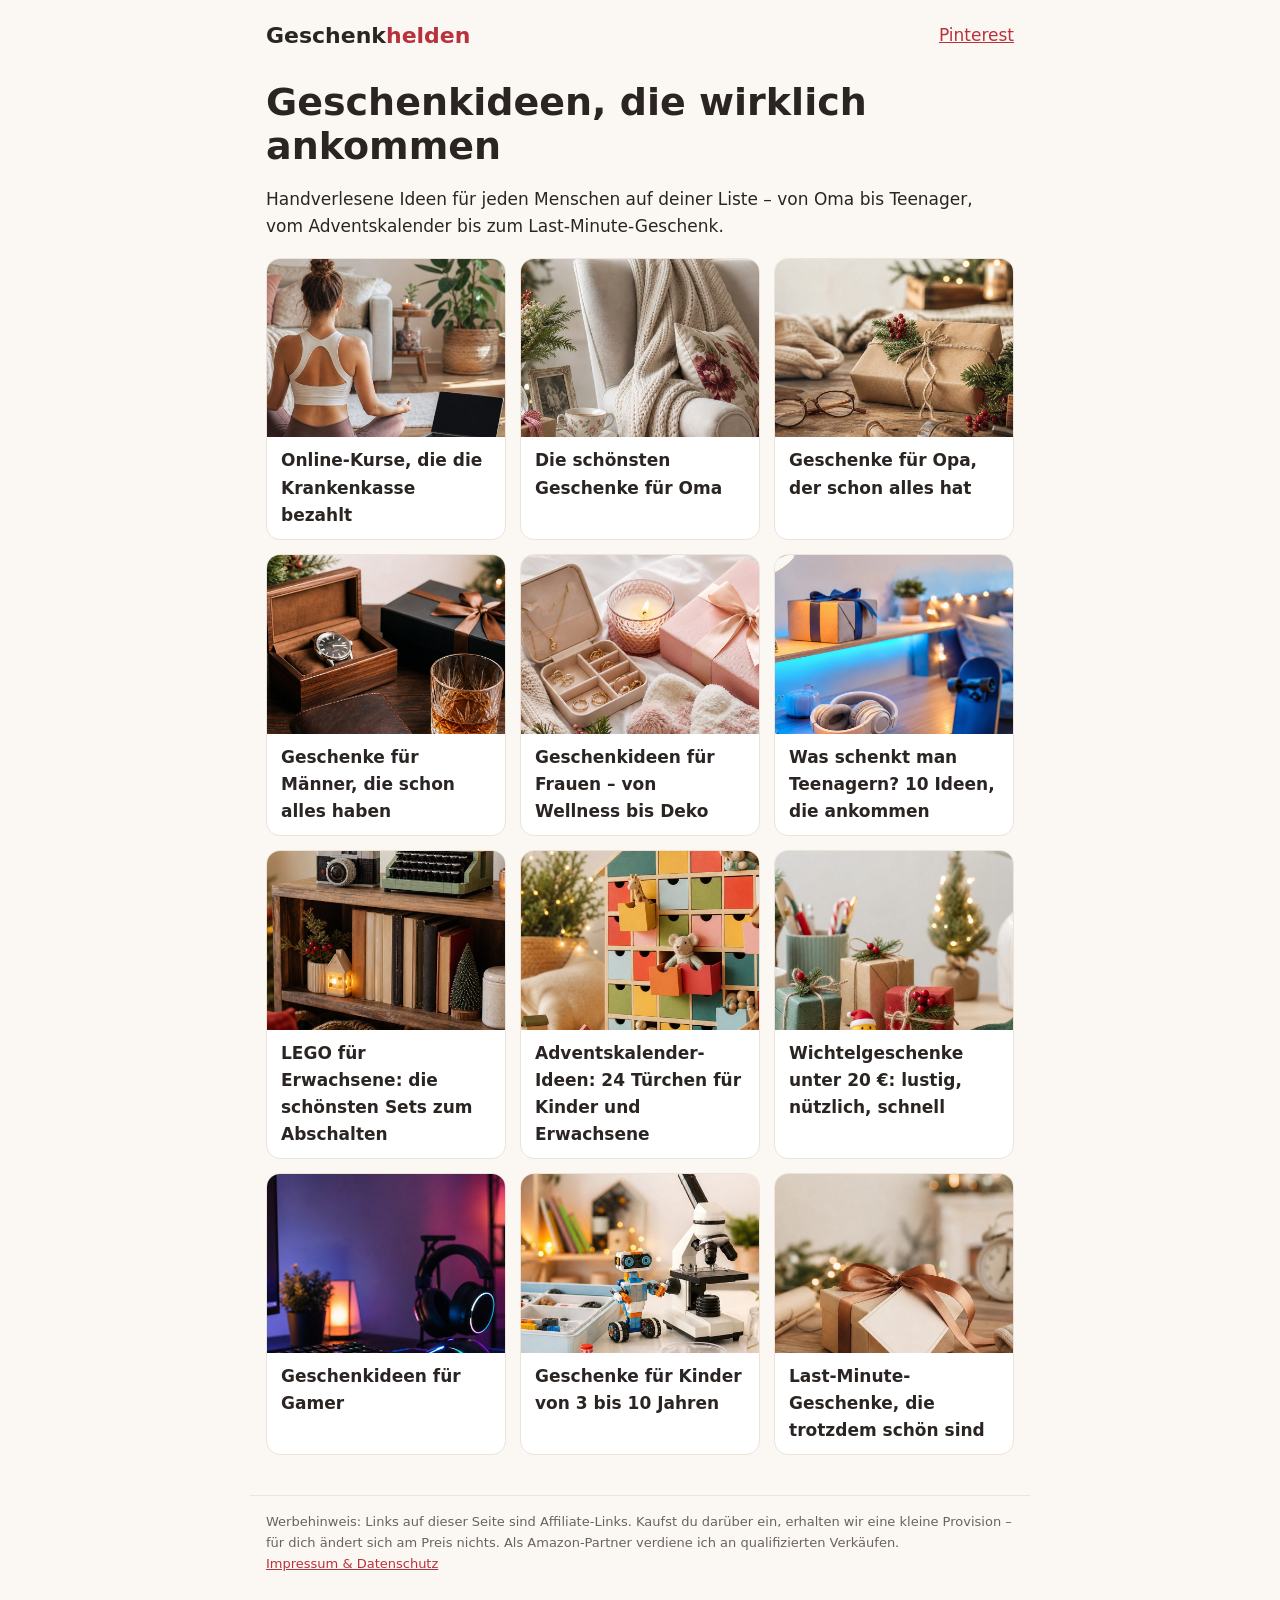
<file: index.html>
<!doctype html><html lang="de"><head><meta charset="utf-8"><meta name="viewport" content="width=device-width,initial-scale=1"><title>Geschenkideen für jeden Anlass | Geschenkhelden</title><meta name="description" content="Geschenkideen für Oma, Opa, Männer, Frauen, Kinder, Teenager und Gamer – plus Adventskalender und Wichteln."><link rel="stylesheet" href="style.css"></head><body><header><a class="logo" href="index.html">Geschenk<span>helden</span></a><a href="https://www.pinterest.de/geschenkhelden/">Pinterest</a></header><main><h1>Geschenkideen, die wirklich ankommen</h1><p>Handverlesene Ideen für jeden Menschen auf deiner Liste – von Oma bis Teenager, vom Adventskalender bis zum Last-Minute-Geschenk.</p><div class="grid"><a class="tile" href="kurse-krankenkasse.html"><img src="img/kurse-krankenkasse.jpg" alt="" loading="lazy"><div>Online-Kurse, die die Krankenkasse bezahlt</div></a><a class="tile" href="geschenke-fuer-oma.html"><img src="img/geschenke-fuer-oma.jpg" alt="" loading="lazy"><div>Die schönsten Geschenke für Oma</div></a><a class="tile" href="geschenke-fuer-opa.html"><img src="img/geschenke-fuer-opa.jpg" alt="" loading="lazy"><div>Geschenke für Opa, der schon alles hat</div></a><a class="tile" href="geschenke-fuer-maenner.html"><img src="img/geschenke-fuer-maenner.jpg" alt="" loading="lazy"><div>Geschenke für Männer, die schon alles haben</div></a><a class="tile" href="geschenke-fuer-frauen.html"><img src="img/geschenke-fuer-frauen.jpg" alt="" loading="lazy"><div>Geschenkideen für Frauen – von Wellness bis Deko</div></a><a class="tile" href="geschenke-fuer-teenager.html"><img src="img/geschenke-fuer-teenager.jpg" alt="" loading="lazy"><div>Was schenkt man Teenagern? 10 Ideen, die ankommen</div></a><a class="tile" href="lego-fuer-erwachsene.html"><img src="img/lego-fuer-erwachsene.jpg" alt="" loading="lazy"><div>LEGO für Erwachsene: die schönsten Sets zum Abschalten</div></a><a class="tile" href="lego-adventskalender.html"><img src="img/lego-adventskalender.jpg" alt="" loading="lazy"><div>Adventskalender-Ideen: 24 Türchen für Kinder und Erwachsene</div></a><a class="tile" href="wichtelgeschenke.html"><img src="img/wichtelgeschenke.jpg" alt="" loading="lazy"><div>Wichtelgeschenke unter 20 €: lustig, nützlich, schnell</div></a><a class="tile" href="geschenke-fuer-gamer.html"><img src="img/geschenke-fuer-gamer.jpg" alt="" loading="lazy"><div>Geschenkideen für Gamer</div></a><a class="tile" href="geschenke-fuer-kinder.html"><img src="img/geschenke-fuer-kinder.jpg" alt="" loading="lazy"><div>Geschenke für Kinder von 3 bis 10 Jahren</div></a><a class="tile" href="last-minute-geschenke.html"><img src="img/last-minute-geschenke.jpg" alt="" loading="lazy"><div>Last-Minute-Geschenke, die trotzdem schön sind</div></a></div></main><footer>Werbehinweis: Links auf dieser Seite sind Affiliate-Links. Kaufst du darüber ein, erhalten wir eine kleine Provision – für dich ändert sich am Preis nichts. Als Amazon-Partner verdiene ich an qualifizierten Verkäufen.<br><a href="impressum.html">Impressum &amp; Datenschutz</a></footer></body></html>
</file>
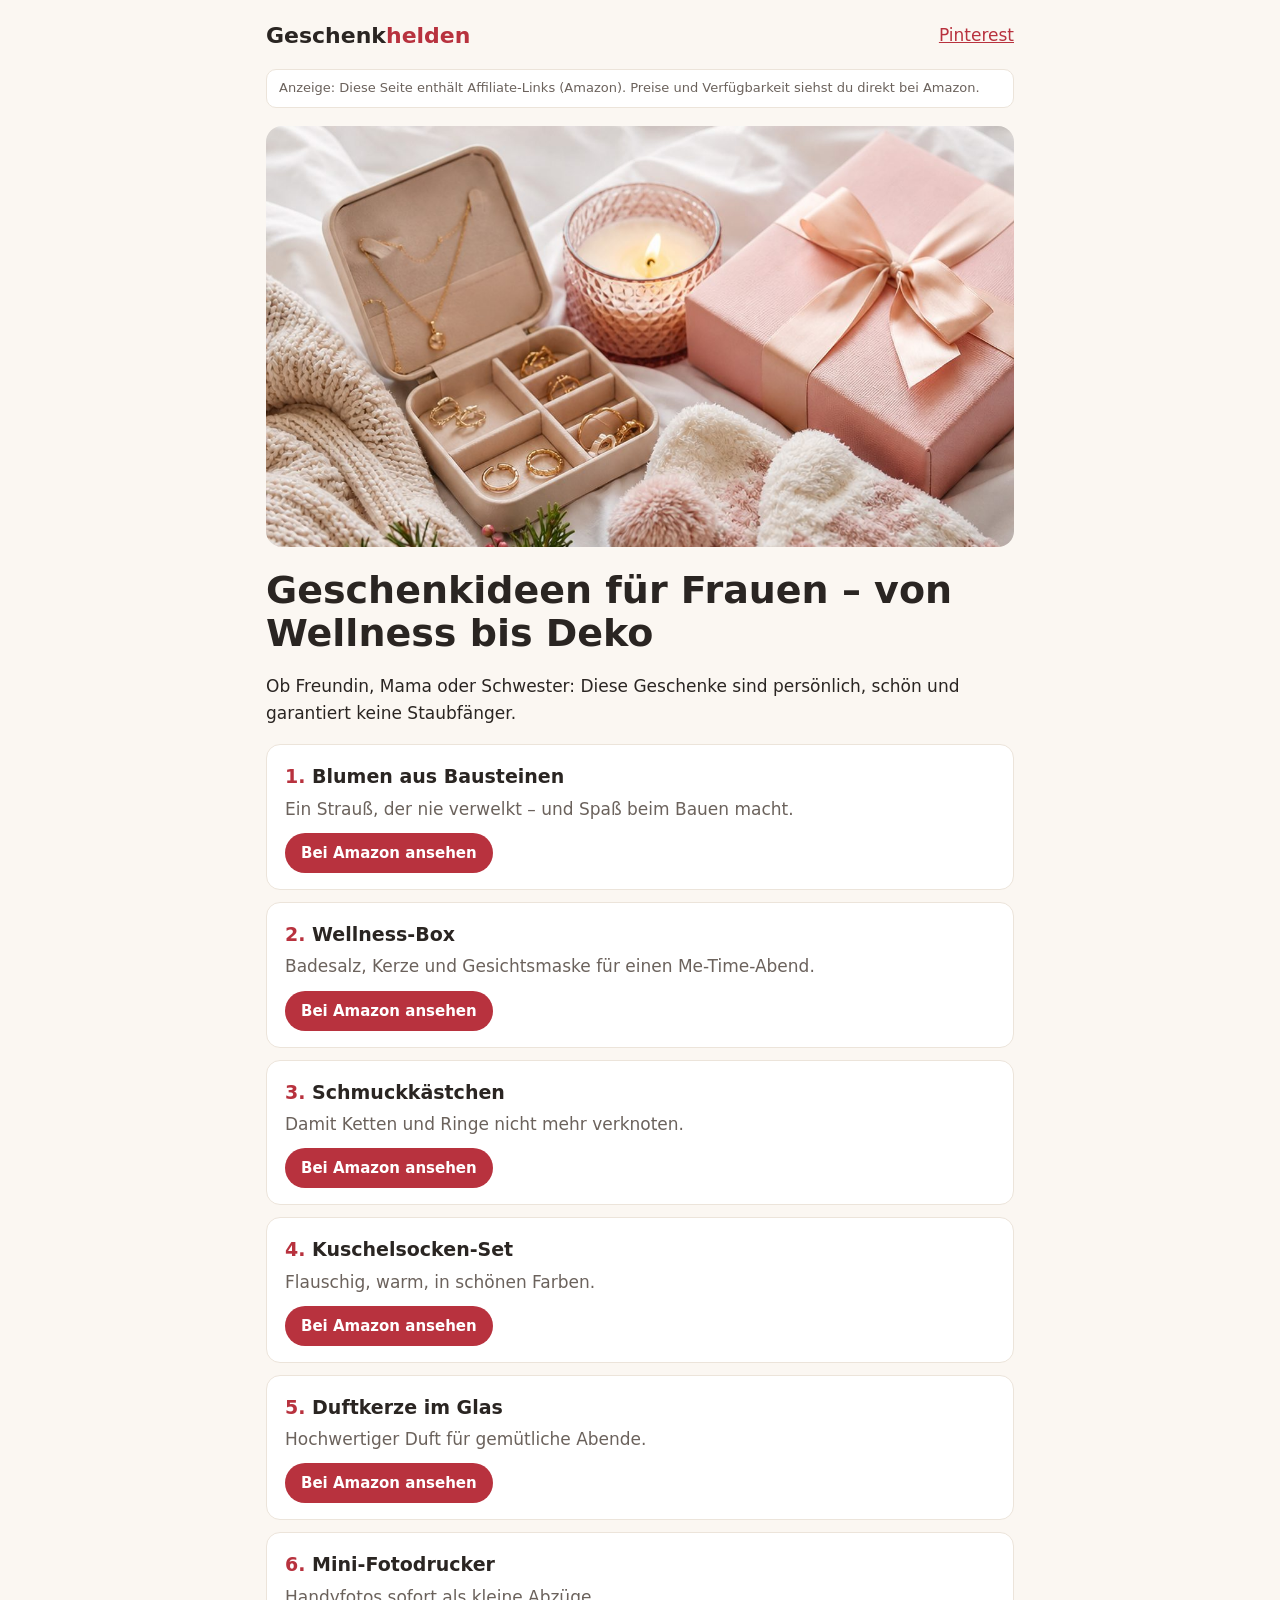
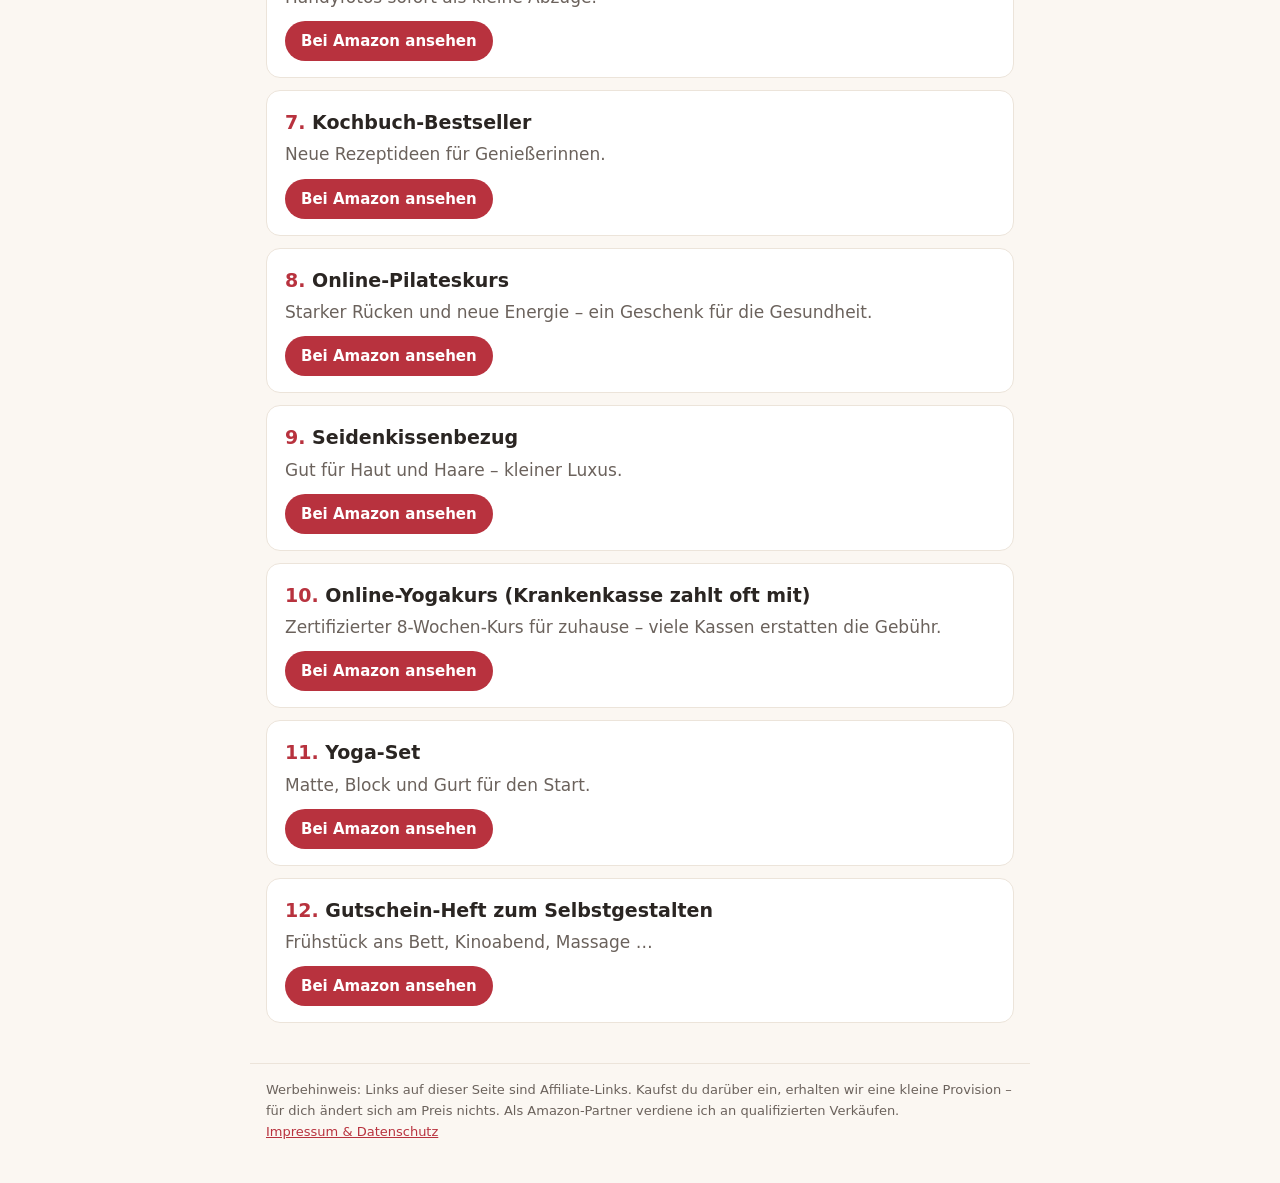
<file: geschenke-fuer-frauen.html>
<!doctype html><html lang="de"><head><meta charset="utf-8"><meta name="viewport" content="width=device-width,initial-scale=1"><title>Geschenkideen für Frauen – von Wellness bis Deko | Geschenkhelden</title><meta name="description" content="Ob Freundin, Mama oder Schwester: Diese Geschenke sind persönlich, schön und garantiert keine Staubfänger."><link rel="stylesheet" href="style.css"></head><body><header><a class="logo" href="index.html">Geschenk<span>helden</span></a><a href="https://www.pinterest.de/geschenkhelden/">Pinterest</a></header><main><p class="hint">Anzeige: Diese Seite enthält Affiliate-Links (Amazon). Preise und Verfügbarkeit siehst du direkt bei Amazon.</p><img class="hero" src="img/geschenke-fuer-frauen.jpg" alt=""><h1>Geschenkideen für Frauen – von Wellness bis Deko</h1><p>Ob Freundin, Mama oder Schwester: Diese Geschenke sind persönlich, schön und garantiert keine Staubfänger.</p><ol class="ideen"><li><h2>Blumen aus Bausteinen</h2><p>Ein Strauß, der nie verwelkt – und Spaß beim Bauen macht.</p><a class="btn" href="https://www.amazon.de/s?k=lego+botanicals&tag=geschenkhelde-21" rel="sponsored nofollow noopener" target="_blank">Bei Amazon ansehen</a></li><li><h2>Wellness-Box</h2><p>Badesalz, Kerze und Gesichtsmaske für einen Me-Time-Abend.</p><a class="btn" href="https://www.amazon.de/s?k=wellness+geschenkbox+frauen&tag=geschenkhelde-21" rel="sponsored nofollow noopener" target="_blank">Bei Amazon ansehen</a></li><li><h2>Schmuckkästchen</h2><p>Damit Ketten und Ringe nicht mehr verknoten.</p><a class="btn" href="https://www.amazon.de/s?k=schmuckk%C3%A4stchen&tag=geschenkhelde-21" rel="sponsored nofollow noopener" target="_blank">Bei Amazon ansehen</a></li><li><h2>Kuschelsocken-Set</h2><p>Flauschig, warm, in schönen Farben.</p><a class="btn" href="https://www.amazon.de/s?k=kuschelsocken+damen+set&tag=geschenkhelde-21" rel="sponsored nofollow noopener" target="_blank">Bei Amazon ansehen</a></li><li><h2>Duftkerze im Glas</h2><p>Hochwertiger Duft für gemütliche Abende.</p><a class="btn" href="https://www.amazon.de/s?k=duftkerze+glas&tag=geschenkhelde-21" rel="sponsored nofollow noopener" target="_blank">Bei Amazon ansehen</a></li><li><h2>Mini-Fotodrucker</h2><p>Handyfotos sofort als kleine Abzüge.</p><a class="btn" href="https://www.amazon.de/s?k=mini+fotodrucker+smartphone&tag=geschenkhelde-21" rel="sponsored nofollow noopener" target="_blank">Bei Amazon ansehen</a></li><li><h2>Kochbuch-Bestseller</h2><p>Neue Rezeptideen für Genießerinnen.</p><a class="btn" href="https://www.amazon.de/s?k=kochbuch+bestseller&tag=geschenkhelde-21" rel="sponsored nofollow noopener" target="_blank">Bei Amazon ansehen</a></li><li><h2>Online-Pilateskurs</h2><p>Starker Rücken und neue Energie – ein Geschenk für die Gesundheit.</p><a class="btn" href="https://www.digistore24.com/redir/372710/tranceheart7301/" rel="sponsored nofollow noopener" target="_blank">Bei Amazon ansehen</a></li><li><h2>Seidenkissenbezug</h2><p>Gut für Haut und Haare – kleiner Luxus.</p><a class="btn" href="https://www.amazon.de/s?k=seidenkissenbezug&tag=geschenkhelde-21" rel="sponsored nofollow noopener" target="_blank">Bei Amazon ansehen</a></li><li><h2>Online-Yogakurs (Krankenkasse zahlt oft mit)</h2><p>Zertifizierter 8-Wochen-Kurs für zuhause – viele Kassen erstatten die Gebühr.</p><a class="btn" href="https://www.digistore24.com/redir/273107/tranceheart7301/" rel="sponsored nofollow noopener" target="_blank">Bei Amazon ansehen</a></li><li><h2>Yoga-Set</h2><p>Matte, Block und Gurt für den Start.</p><a class="btn" href="https://www.amazon.de/s?k=yoga+set&tag=geschenkhelde-21" rel="sponsored nofollow noopener" target="_blank">Bei Amazon ansehen</a></li><li><h2>Gutschein-Heft zum Selbstgestalten</h2><p>Frühstück ans Bett, Kinoabend, Massage …</p><a class="btn" href="https://www.amazon.de/s?k=gutscheinheft&tag=geschenkhelde-21" rel="sponsored nofollow noopener" target="_blank">Bei Amazon ansehen</a></li></ol></main><footer>Werbehinweis: Links auf dieser Seite sind Affiliate-Links. Kaufst du darüber ein, erhalten wir eine kleine Provision – für dich ändert sich am Preis nichts. Als Amazon-Partner verdiene ich an qualifizierten Verkäufen.<br><a href="impressum.html">Impressum &amp; Datenschutz</a></footer></body></html>
</file>
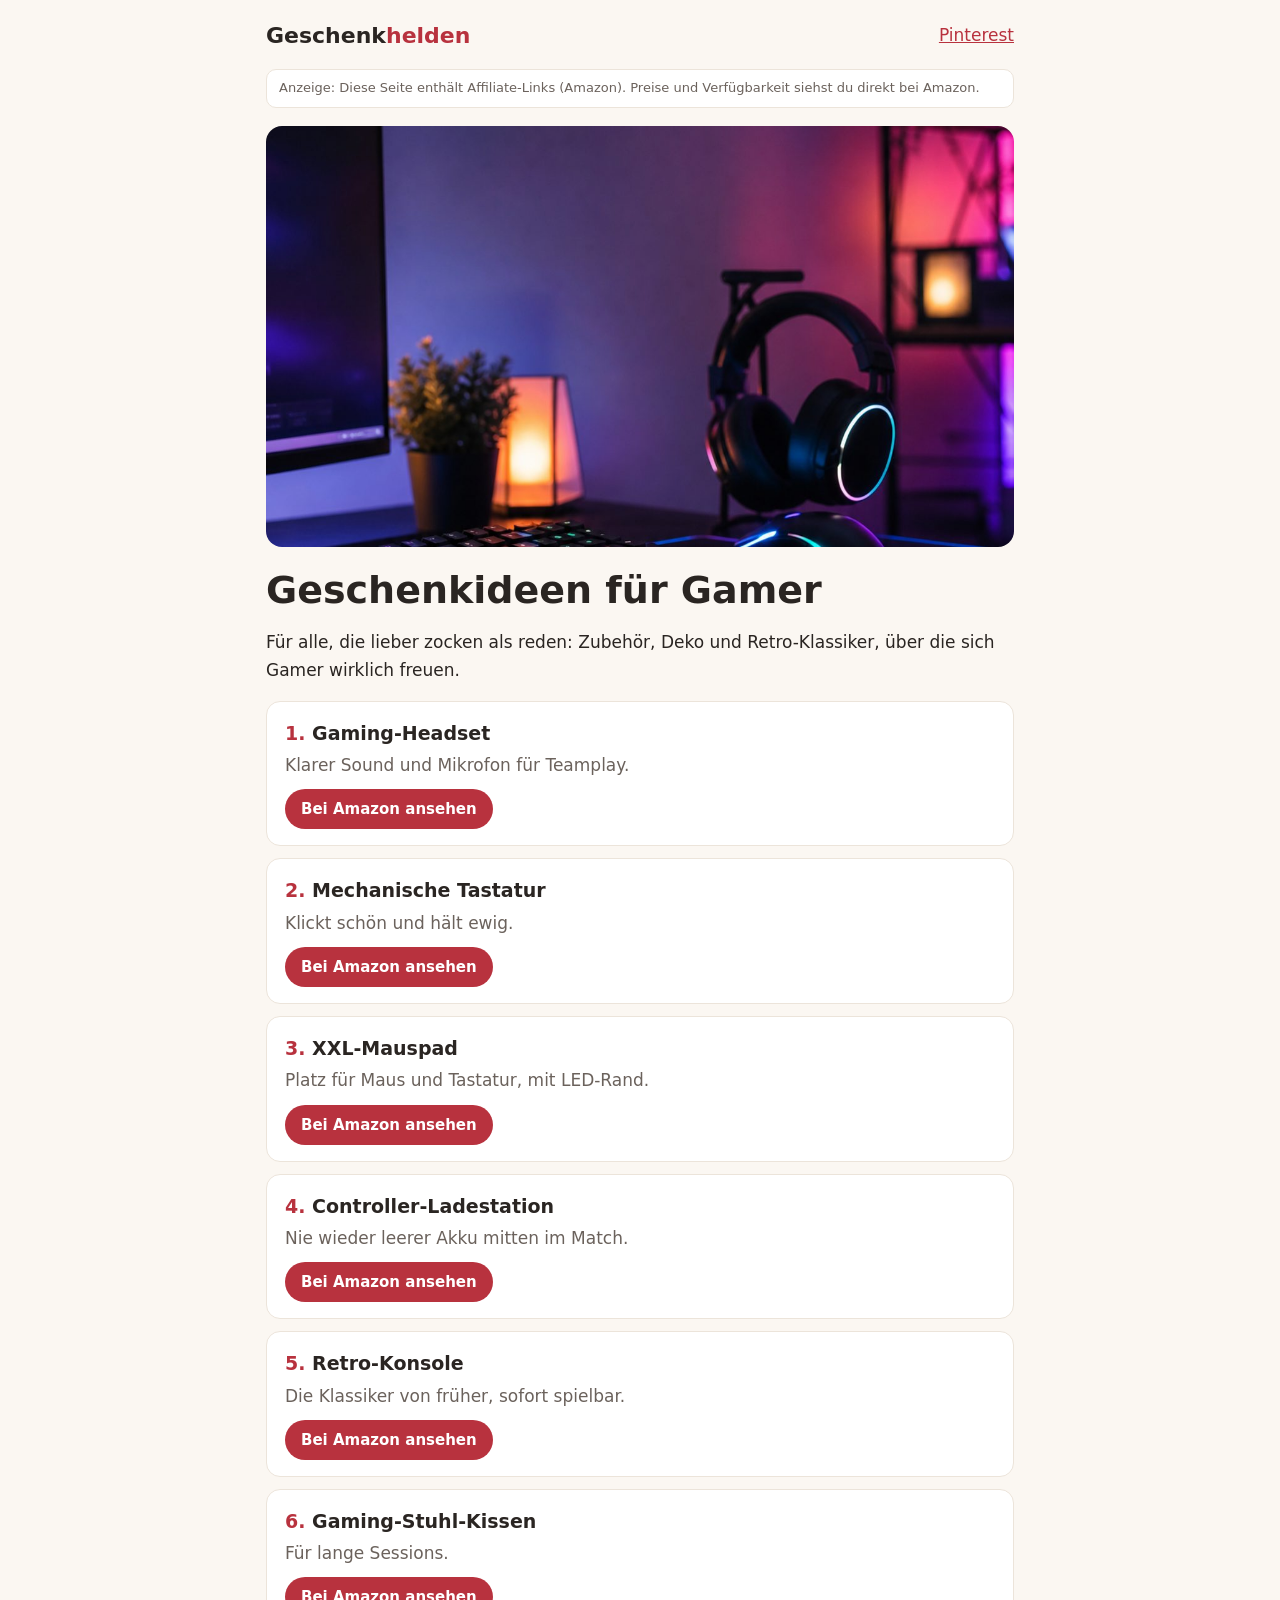
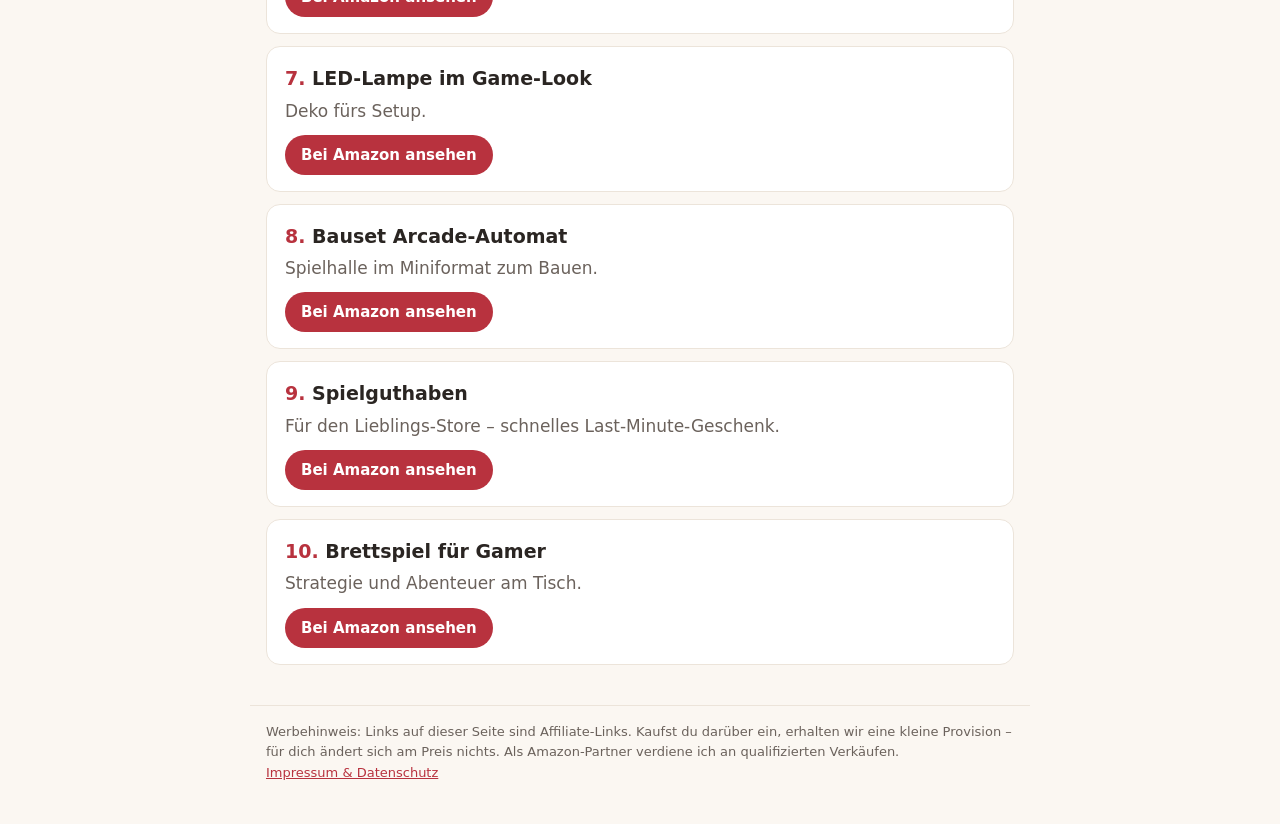
<file: geschenke-fuer-gamer.html>
<!doctype html><html lang="de"><head><meta charset="utf-8"><meta name="viewport" content="width=device-width,initial-scale=1"><title>Geschenkideen für Gamer | Geschenkhelden</title><meta name="description" content="Für alle, die lieber zocken als reden: Zubehör, Deko und Retro-Klassiker, über die sich Gamer wirklich freuen."><link rel="stylesheet" href="style.css"></head><body><header><a class="logo" href="index.html">Geschenk<span>helden</span></a><a href="https://www.pinterest.de/geschenkhelden/">Pinterest</a></header><main><p class="hint">Anzeige: Diese Seite enthält Affiliate-Links (Amazon). Preise und Verfügbarkeit siehst du direkt bei Amazon.</p><img class="hero" src="img/geschenke-fuer-gamer.jpg" alt=""><h1>Geschenkideen für Gamer</h1><p>Für alle, die lieber zocken als reden: Zubehör, Deko und Retro-Klassiker, über die sich Gamer wirklich freuen.</p><ol class="ideen"><li><h2>Gaming-Headset</h2><p>Klarer Sound und Mikrofon für Teamplay.</p><a class="btn" href="https://www.amazon.de/s?k=gaming+headset&tag=geschenkhelde-21" rel="sponsored nofollow noopener" target="_blank">Bei Amazon ansehen</a></li><li><h2>Mechanische Tastatur</h2><p>Klickt schön und hält ewig.</p><a class="btn" href="https://www.amazon.de/s?k=mechanische+tastatur+gaming&tag=geschenkhelde-21" rel="sponsored nofollow noopener" target="_blank">Bei Amazon ansehen</a></li><li><h2>XXL-Mauspad</h2><p>Platz für Maus und Tastatur, mit LED-Rand.</p><a class="btn" href="https://www.amazon.de/s?k=xxl+mauspad+rgb&tag=geschenkhelde-21" rel="sponsored nofollow noopener" target="_blank">Bei Amazon ansehen</a></li><li><h2>Controller-Ladestation</h2><p>Nie wieder leerer Akku mitten im Match.</p><a class="btn" href="https://www.amazon.de/s?k=controller+ladestation&tag=geschenkhelde-21" rel="sponsored nofollow noopener" target="_blank">Bei Amazon ansehen</a></li><li><h2>Retro-Konsole</h2><p>Die Klassiker von früher, sofort spielbar.</p><a class="btn" href="https://www.amazon.de/s?k=retro+konsole&tag=geschenkhelde-21" rel="sponsored nofollow noopener" target="_blank">Bei Amazon ansehen</a></li><li><h2>Gaming-Stuhl-Kissen</h2><p>Für lange Sessions.</p><a class="btn" href="https://www.amazon.de/s?k=lendenkissen+gaming+stuhl&tag=geschenkhelde-21" rel="sponsored nofollow noopener" target="_blank">Bei Amazon ansehen</a></li><li><h2>LED-Lampe im Game-Look</h2><p>Deko fürs Setup.</p><a class="btn" href="https://www.amazon.de/s?k=gaming+lampe+deko&tag=geschenkhelde-21" rel="sponsored nofollow noopener" target="_blank">Bei Amazon ansehen</a></li><li><h2>Bauset Arcade-Automat</h2><p>Spielhalle im Miniformat zum Bauen.</p><a class="btn" href="https://www.amazon.de/s?k=arcade+automat+bausatz&tag=geschenkhelde-21" rel="sponsored nofollow noopener" target="_blank">Bei Amazon ansehen</a></li><li><h2>Spielguthaben</h2><p>Für den Lieblings-Store – schnelles Last-Minute-Geschenk.</p><a class="btn" href="https://www.amazon.de/s?k=gaming+guthaben+karte&tag=geschenkhelde-21" rel="sponsored nofollow noopener" target="_blank">Bei Amazon ansehen</a></li><li><h2>Brettspiel für Gamer</h2><p>Strategie und Abenteuer am Tisch.</p><a class="btn" href="https://www.amazon.de/s?k=brettspiel+strategie&tag=geschenkhelde-21" rel="sponsored nofollow noopener" target="_blank">Bei Amazon ansehen</a></li></ol></main><footer>Werbehinweis: Links auf dieser Seite sind Affiliate-Links. Kaufst du darüber ein, erhalten wir eine kleine Provision – für dich ändert sich am Preis nichts. Als Amazon-Partner verdiene ich an qualifizierten Verkäufen.<br><a href="impressum.html">Impressum &amp; Datenschutz</a></footer></body></html>
</file>
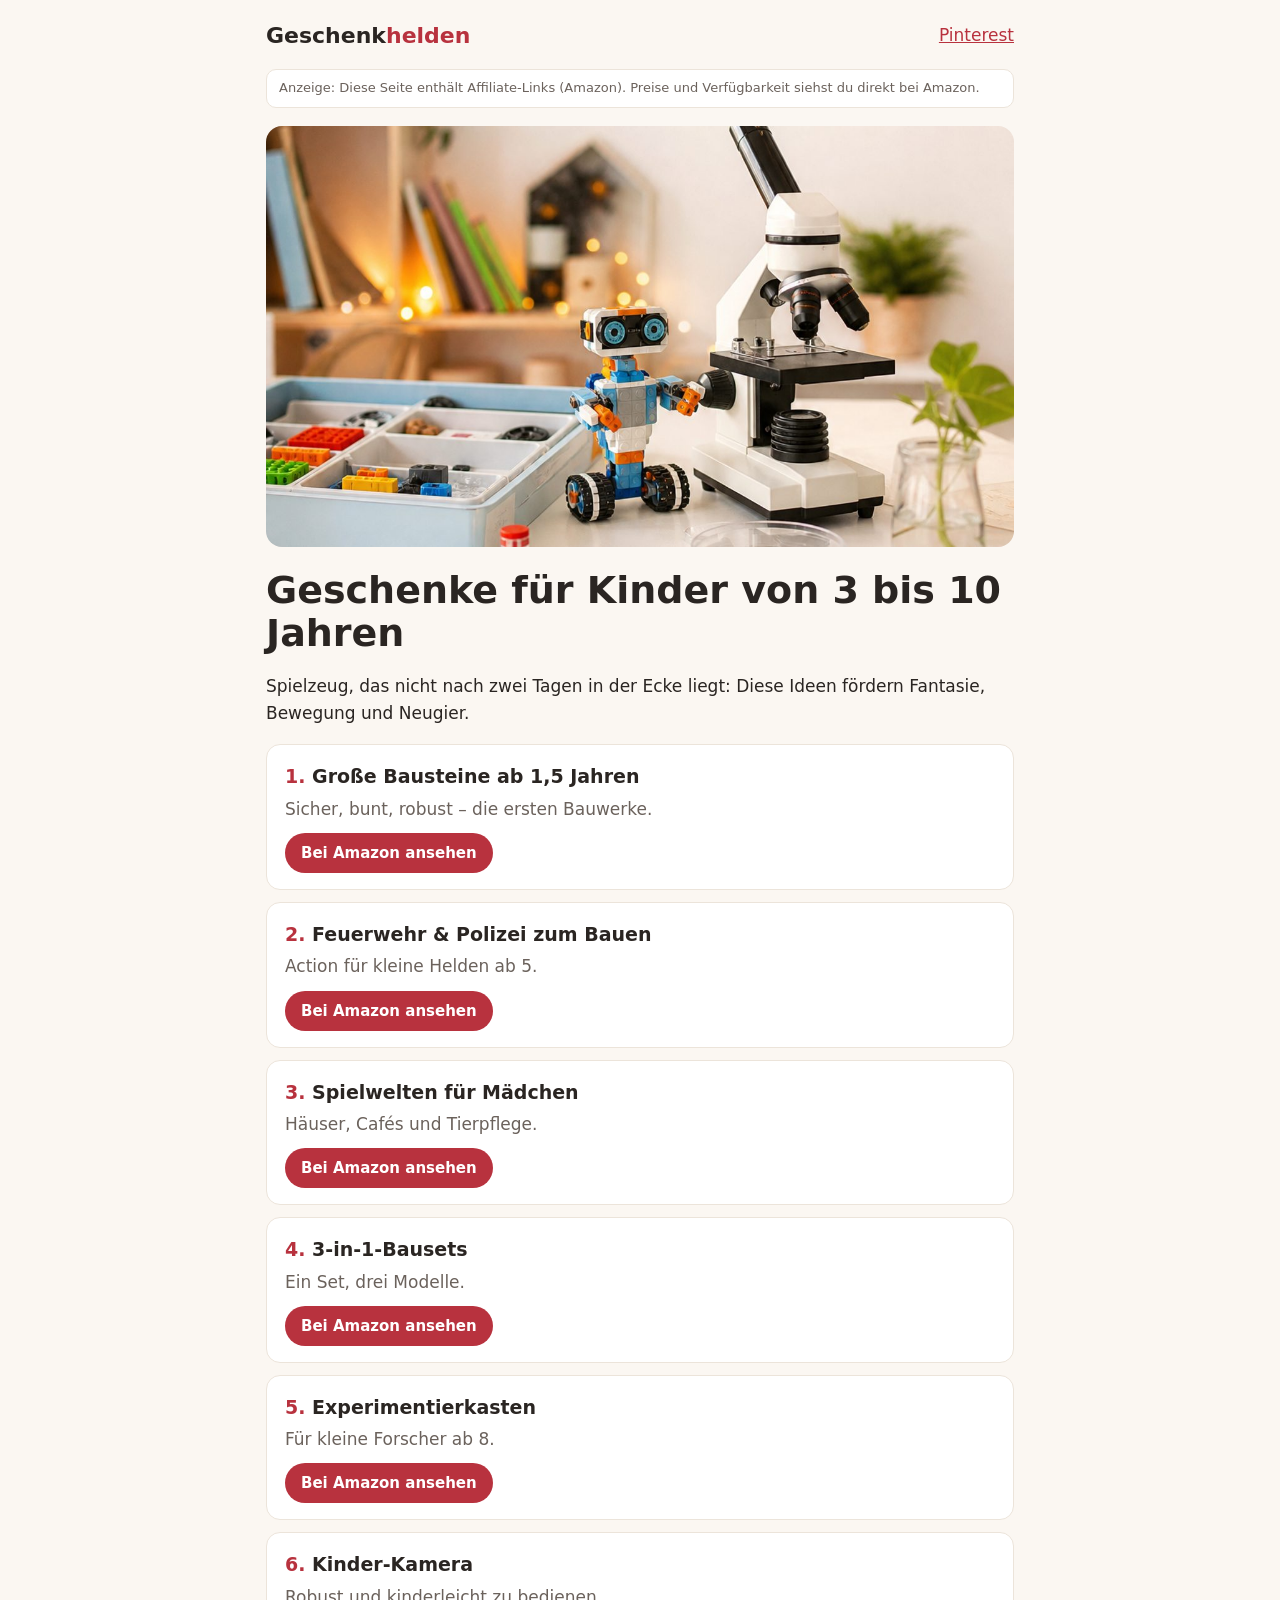
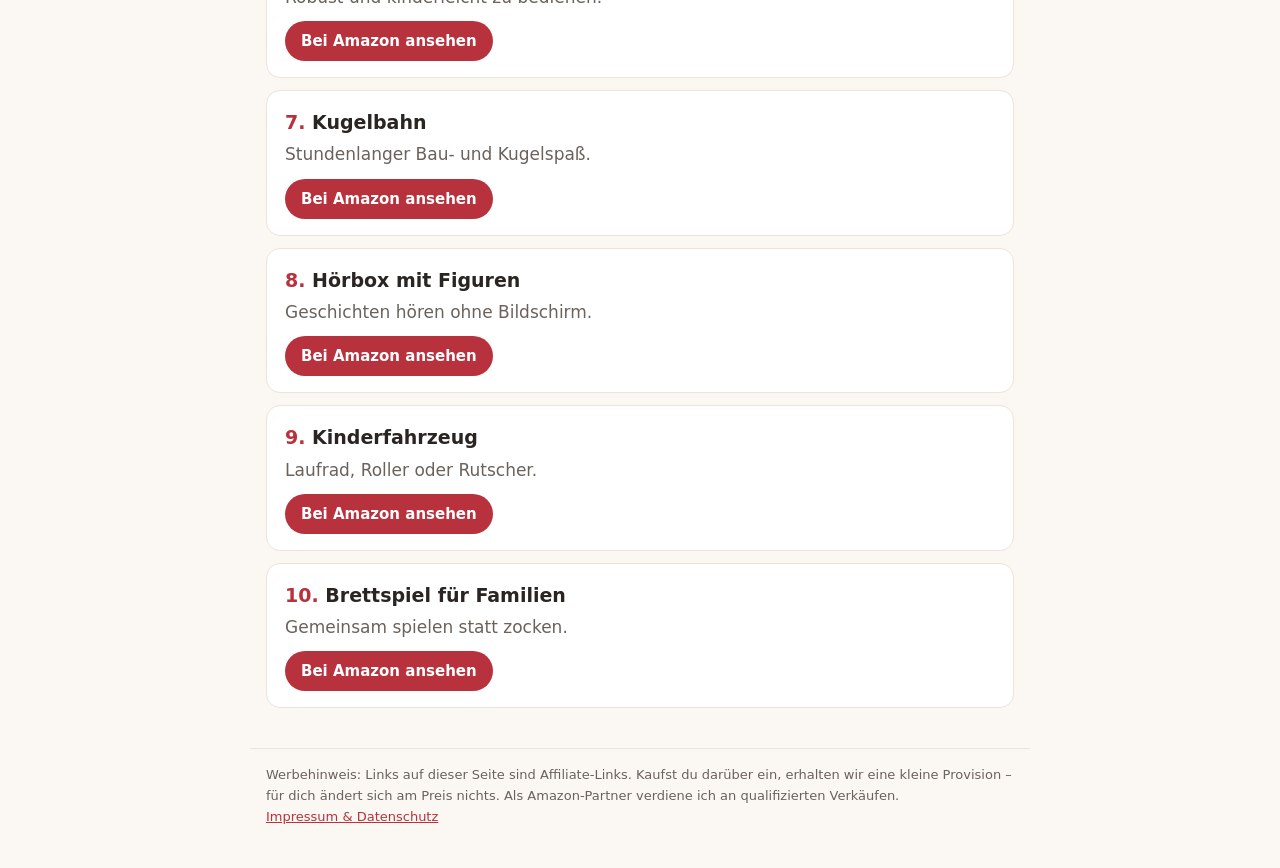
<file: geschenke-fuer-kinder.html>
<!doctype html><html lang="de"><head><meta charset="utf-8"><meta name="viewport" content="width=device-width,initial-scale=1"><title>Geschenke für Kinder von 3 bis 10 Jahren | Geschenkhelden</title><meta name="description" content="Spielzeug, das nicht nach zwei Tagen in der Ecke liegt: Diese Ideen fördern Fantasie, Bewegung und Neugier."><link rel="stylesheet" href="style.css"></head><body><header><a class="logo" href="index.html">Geschenk<span>helden</span></a><a href="https://www.pinterest.de/geschenkhelden/">Pinterest</a></header><main><p class="hint">Anzeige: Diese Seite enthält Affiliate-Links (Amazon). Preise und Verfügbarkeit siehst du direkt bei Amazon.</p><img class="hero" src="img/geschenke-fuer-kinder.jpg" alt=""><h1>Geschenke für Kinder von 3 bis 10 Jahren</h1><p>Spielzeug, das nicht nach zwei Tagen in der Ecke liegt: Diese Ideen fördern Fantasie, Bewegung und Neugier.</p><ol class="ideen"><li><h2>Große Bausteine ab 1,5 Jahren</h2><p>Sicher, bunt, robust – die ersten Bauwerke.</p><a class="btn" href="https://www.amazon.de/s?k=lego+duplo&tag=geschenkhelde-21" rel="sponsored nofollow noopener" target="_blank">Bei Amazon ansehen</a></li><li><h2>Feuerwehr &amp; Polizei zum Bauen</h2><p>Action für kleine Helden ab 5.</p><a class="btn" href="https://www.amazon.de/s?k=lego+city+feuerwehr&tag=geschenkhelde-21" rel="sponsored nofollow noopener" target="_blank">Bei Amazon ansehen</a></li><li><h2>Spielwelten für Mädchen</h2><p>Häuser, Cafés und Tierpflege.</p><a class="btn" href="https://www.amazon.de/s?k=lego+friends&tag=geschenkhelde-21" rel="sponsored nofollow noopener" target="_blank">Bei Amazon ansehen</a></li><li><h2>3-in-1-Bausets</h2><p>Ein Set, drei Modelle.</p><a class="btn" href="https://www.amazon.de/s?k=lego+creator+3in1&tag=geschenkhelde-21" rel="sponsored nofollow noopener" target="_blank">Bei Amazon ansehen</a></li><li><h2>Experimentierkasten</h2><p>Für kleine Forscher ab 8.</p><a class="btn" href="https://www.amazon.de/s?k=experimentierkasten+kinder&tag=geschenkhelde-21" rel="sponsored nofollow noopener" target="_blank">Bei Amazon ansehen</a></li><li><h2>Kinder-Kamera</h2><p>Robust und kinderleicht zu bedienen.</p><a class="btn" href="https://www.amazon.de/s?k=kinderkamera&tag=geschenkhelde-21" rel="sponsored nofollow noopener" target="_blank">Bei Amazon ansehen</a></li><li><h2>Kugelbahn</h2><p>Stundenlanger Bau- und Kugelspaß.</p><a class="btn" href="https://www.amazon.de/s?k=kugelbahn&tag=geschenkhelde-21" rel="sponsored nofollow noopener" target="_blank">Bei Amazon ansehen</a></li><li><h2>Hörbox mit Figuren</h2><p>Geschichten hören ohne Bildschirm.</p><a class="btn" href="https://www.amazon.de/s?k=h%C3%B6rbox+kinder+figuren&tag=geschenkhelde-21" rel="sponsored nofollow noopener" target="_blank">Bei Amazon ansehen</a></li><li><h2>Kinderfahrzeug</h2><p>Laufrad, Roller oder Rutscher.</p><a class="btn" href="https://www.amazon.de/s?k=laufrad&tag=geschenkhelde-21" rel="sponsored nofollow noopener" target="_blank">Bei Amazon ansehen</a></li><li><h2>Brettspiel für Familien</h2><p>Gemeinsam spielen statt zocken.</p><a class="btn" href="https://www.amazon.de/s?k=familienspiel+kinder&tag=geschenkhelde-21" rel="sponsored nofollow noopener" target="_blank">Bei Amazon ansehen</a></li></ol></main><footer>Werbehinweis: Links auf dieser Seite sind Affiliate-Links. Kaufst du darüber ein, erhalten wir eine kleine Provision – für dich ändert sich am Preis nichts. Als Amazon-Partner verdiene ich an qualifizierten Verkäufen.<br><a href="impressum.html">Impressum &amp; Datenschutz</a></footer></body></html>
</file>
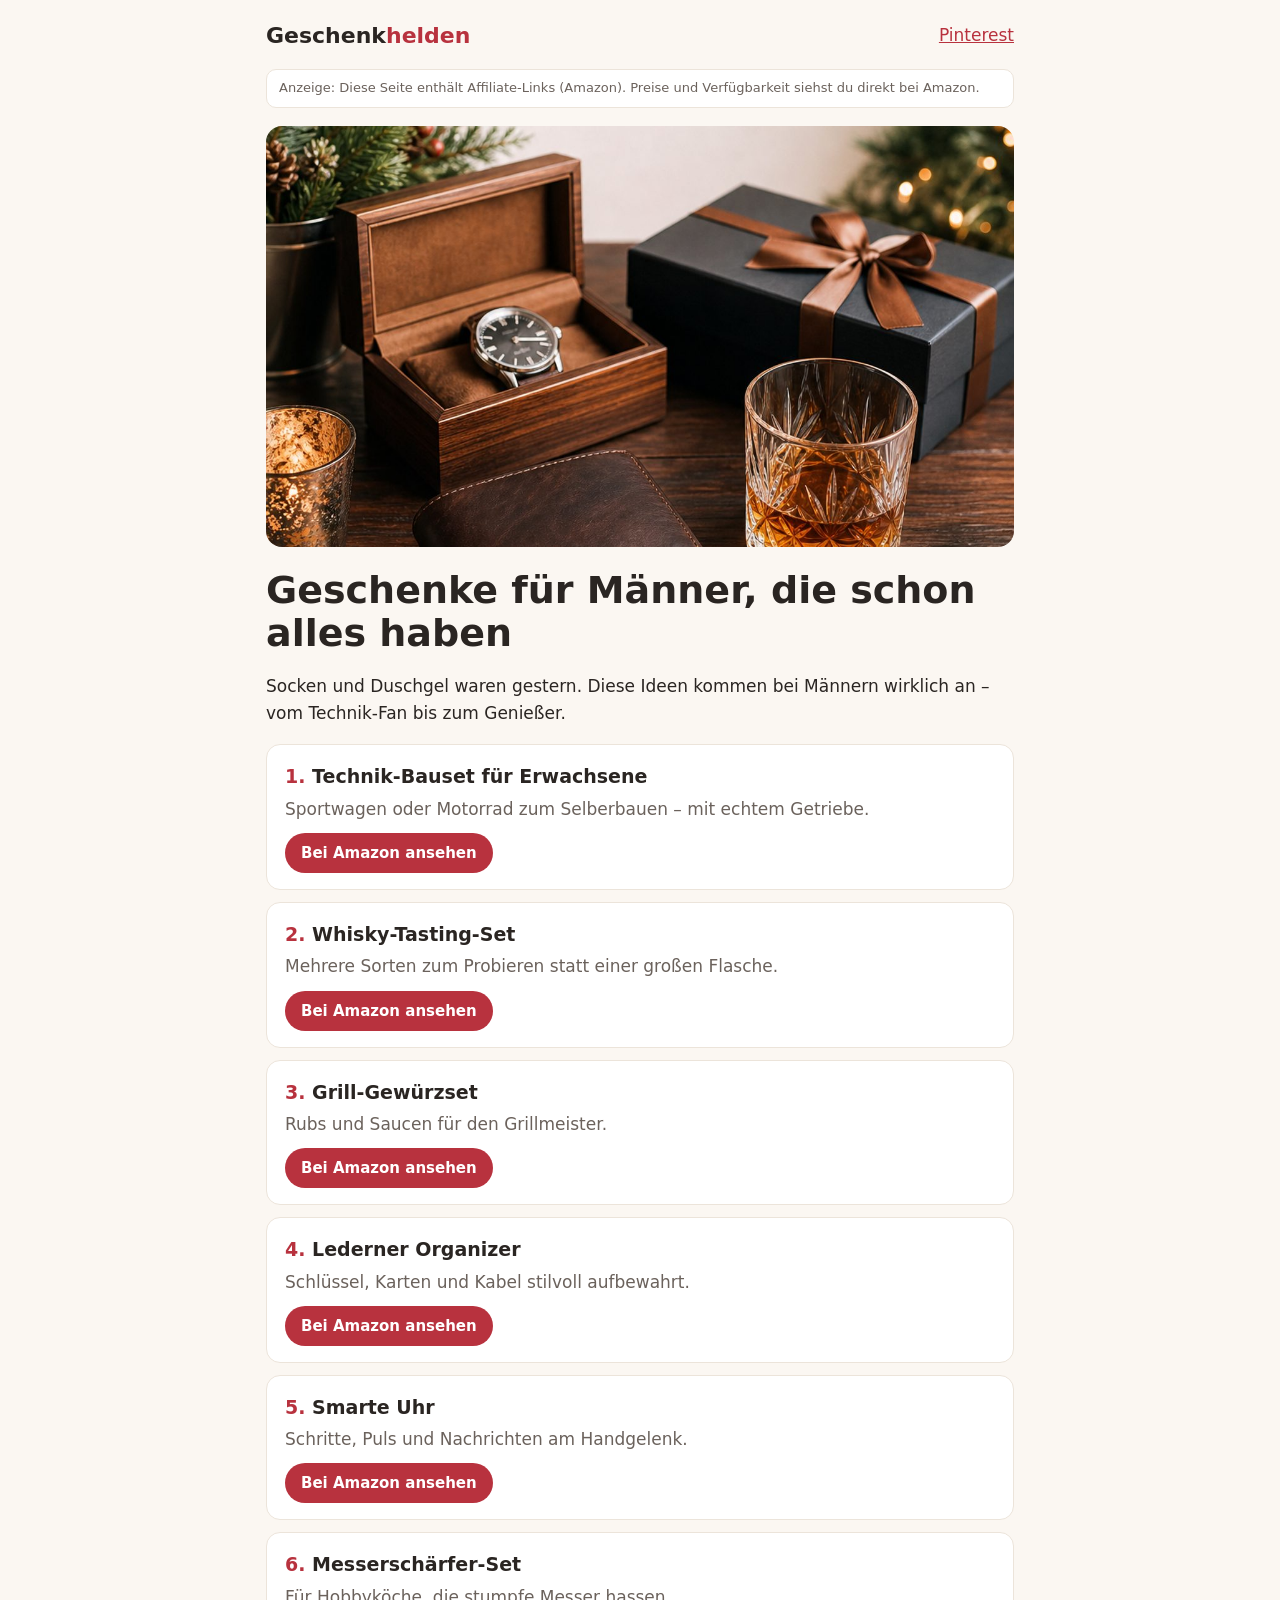
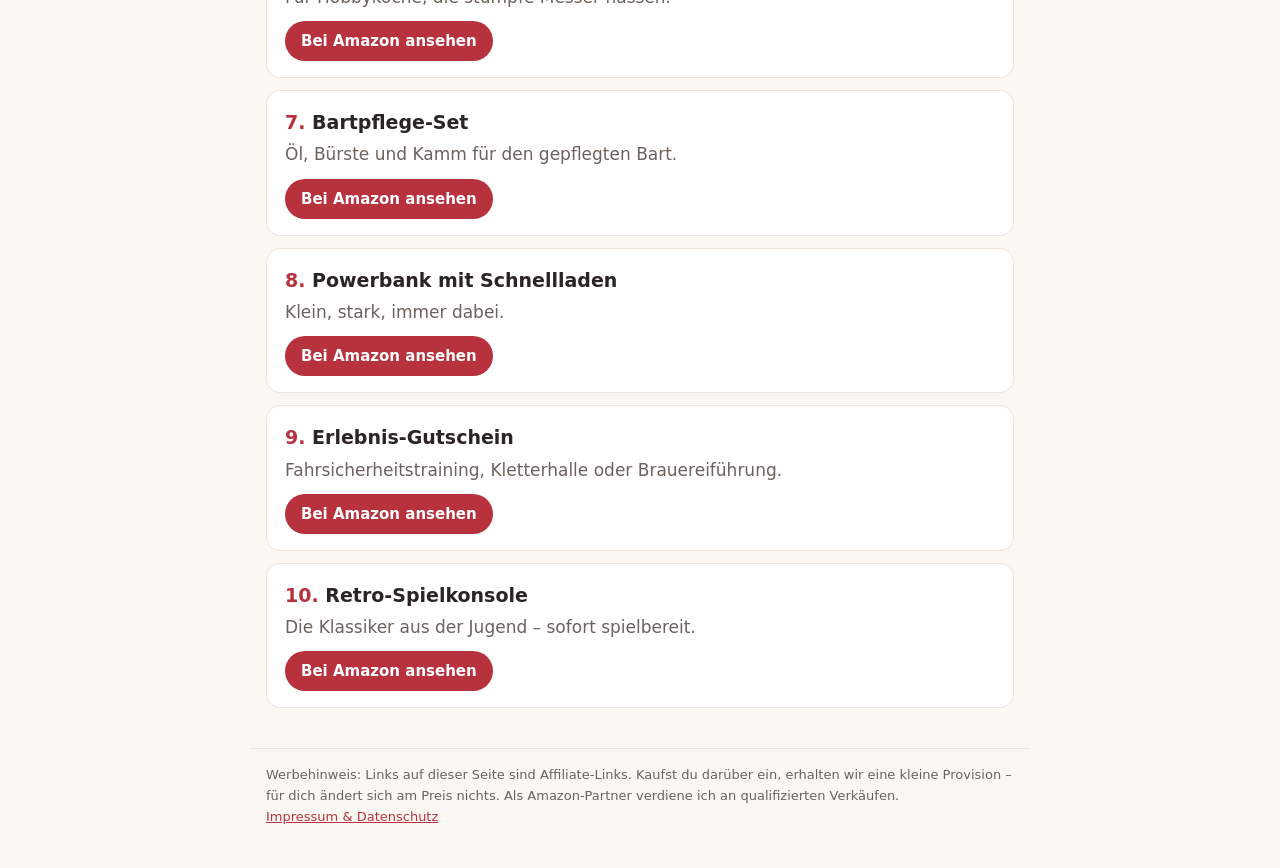
<file: geschenke-fuer-maenner.html>
<!doctype html><html lang="de"><head><meta charset="utf-8"><meta name="viewport" content="width=device-width,initial-scale=1"><title>Geschenke für Männer, die schon alles haben | Geschenkhelden</title><meta name="description" content="Socken und Duschgel waren gestern. Diese Ideen kommen bei Männern wirklich an – vom Technik-Fan bis zum Genießer."><link rel="stylesheet" href="style.css"></head><body><header><a class="logo" href="index.html">Geschenk<span>helden</span></a><a href="https://www.pinterest.de/geschenkhelden/">Pinterest</a></header><main><p class="hint">Anzeige: Diese Seite enthält Affiliate-Links (Amazon). Preise und Verfügbarkeit siehst du direkt bei Amazon.</p><img class="hero" src="img/geschenke-fuer-maenner.jpg" alt=""><h1>Geschenke für Männer, die schon alles haben</h1><p>Socken und Duschgel waren gestern. Diese Ideen kommen bei Männern wirklich an – vom Technik-Fan bis zum Genießer.</p><ol class="ideen"><li><h2>Technik-Bauset für Erwachsene</h2><p>Sportwagen oder Motorrad zum Selberbauen – mit echtem Getriebe.</p><a class="btn" href="https://www.amazon.de/s?k=lego+technic+auto+erwachsene&tag=geschenkhelde-21" rel="sponsored nofollow noopener" target="_blank">Bei Amazon ansehen</a></li><li><h2>Whisky-Tasting-Set</h2><p>Mehrere Sorten zum Probieren statt einer großen Flasche.</p><a class="btn" href="https://www.amazon.de/s?k=whisky+tasting+set&tag=geschenkhelde-21" rel="sponsored nofollow noopener" target="_blank">Bei Amazon ansehen</a></li><li><h2>Grill-Gewürzset</h2><p>Rubs und Saucen für den Grillmeister.</p><a class="btn" href="https://www.amazon.de/s?k=grill+gew%C3%BCrze+geschenkset&tag=geschenkhelde-21" rel="sponsored nofollow noopener" target="_blank">Bei Amazon ansehen</a></li><li><h2>Lederner Organizer</h2><p>Schlüssel, Karten und Kabel stilvoll aufbewahrt.</p><a class="btn" href="https://www.amazon.de/s?k=leder+organizer+m%C3%A4nner&tag=geschenkhelde-21" rel="sponsored nofollow noopener" target="_blank">Bei Amazon ansehen</a></li><li><h2>Smarte Uhr</h2><p>Schritte, Puls und Nachrichten am Handgelenk.</p><a class="btn" href="https://www.amazon.de/s?k=smartwatch+herren&tag=geschenkhelde-21" rel="sponsored nofollow noopener" target="_blank">Bei Amazon ansehen</a></li><li><h2>Messerschärfer-Set</h2><p>Für Hobbyköche, die stumpfe Messer hassen.</p><a class="btn" href="https://www.amazon.de/s?k=messersch%C3%A4rfer+set&tag=geschenkhelde-21" rel="sponsored nofollow noopener" target="_blank">Bei Amazon ansehen</a></li><li><h2>Bartpflege-Set</h2><p>Öl, Bürste und Kamm für den gepflegten Bart.</p><a class="btn" href="https://www.amazon.de/s?k=bartpflege+set&tag=geschenkhelde-21" rel="sponsored nofollow noopener" target="_blank">Bei Amazon ansehen</a></li><li><h2>Powerbank mit Schnellladen</h2><p>Klein, stark, immer dabei.</p><a class="btn" href="https://www.amazon.de/s?k=powerbank+schnellladen&tag=geschenkhelde-21" rel="sponsored nofollow noopener" target="_blank">Bei Amazon ansehen</a></li><li><h2>Erlebnis-Gutschein</h2><p>Fahrsicherheitstraining, Kletterhalle oder Brauereiführung.</p><a class="btn" href="https://www.amazon.de/s?k=erlebnisgutschein+m%C3%A4nner&tag=geschenkhelde-21" rel="sponsored nofollow noopener" target="_blank">Bei Amazon ansehen</a></li><li><h2>Retro-Spielkonsole</h2><p>Die Klassiker aus der Jugend – sofort spielbereit.</p><a class="btn" href="https://www.amazon.de/s?k=retro+konsole&tag=geschenkhelde-21" rel="sponsored nofollow noopener" target="_blank">Bei Amazon ansehen</a></li></ol></main><footer>Werbehinweis: Links auf dieser Seite sind Affiliate-Links. Kaufst du darüber ein, erhalten wir eine kleine Provision – für dich ändert sich am Preis nichts. Als Amazon-Partner verdiene ich an qualifizierten Verkäufen.<br><a href="impressum.html">Impressum &amp; Datenschutz</a></footer></body></html>
</file>
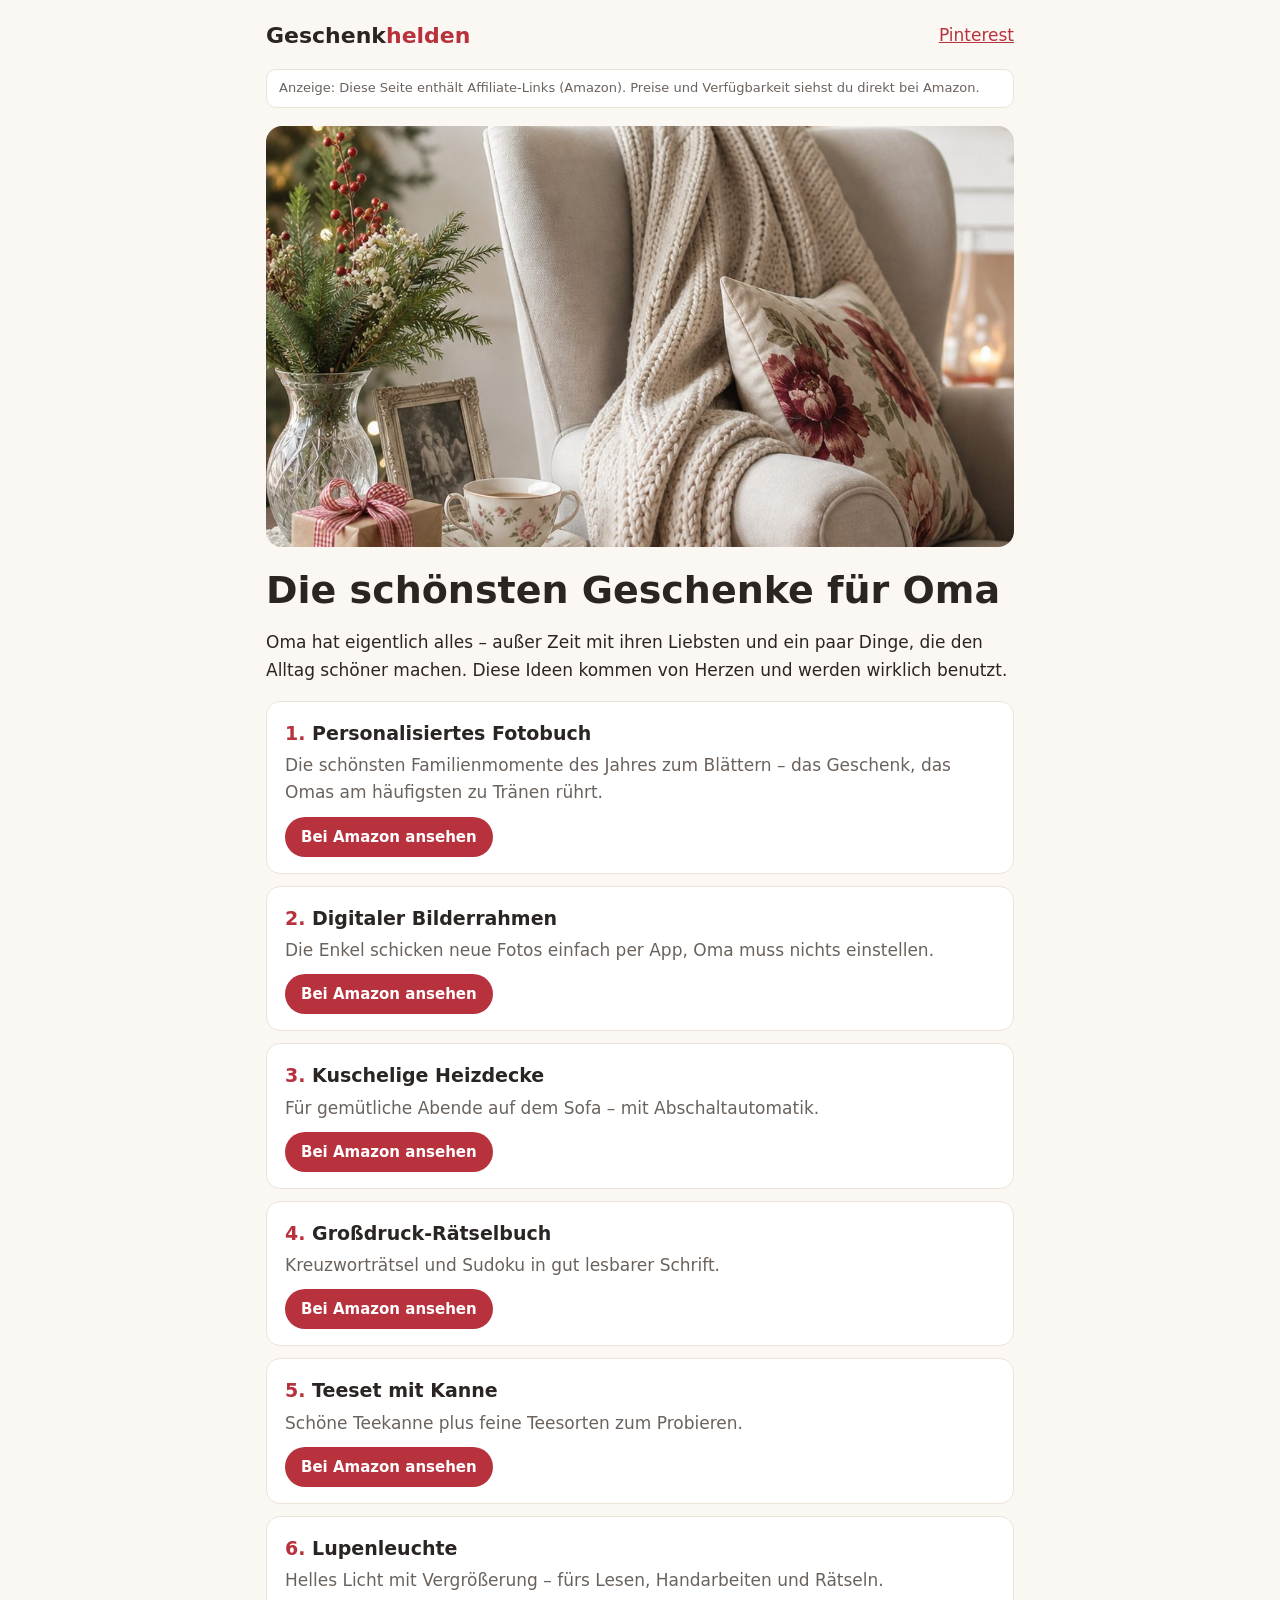
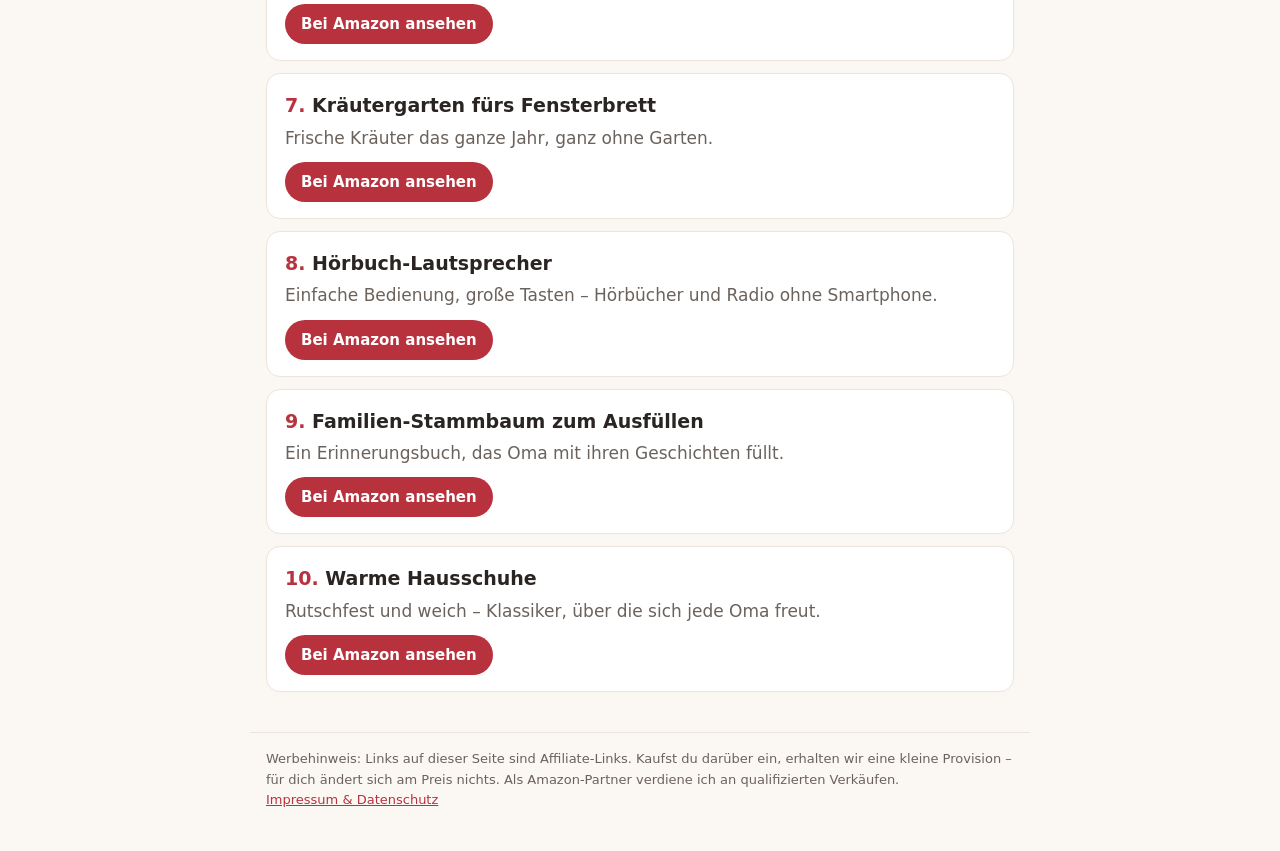
<file: geschenke-fuer-oma.html>
<!doctype html><html lang="de"><head><meta charset="utf-8"><meta name="viewport" content="width=device-width,initial-scale=1"><title>Die schönsten Geschenke für Oma | Geschenkhelden</title><meta name="description" content="Oma hat eigentlich alles – außer Zeit mit ihren Liebsten und ein paar Dinge, die den Alltag schöner machen. Diese Ideen kommen von Herzen und werden w"><link rel="stylesheet" href="style.css"></head><body><header><a class="logo" href="index.html">Geschenk<span>helden</span></a><a href="https://www.pinterest.de/geschenkhelden/">Pinterest</a></header><main><p class="hint">Anzeige: Diese Seite enthält Affiliate-Links (Amazon). Preise und Verfügbarkeit siehst du direkt bei Amazon.</p><img class="hero" src="img/geschenke-fuer-oma.jpg" alt=""><h1>Die schönsten Geschenke für Oma</h1><p>Oma hat eigentlich alles – außer Zeit mit ihren Liebsten und ein paar Dinge, die den Alltag schöner machen. Diese Ideen kommen von Herzen und werden wirklich benutzt.</p><ol class="ideen"><li><h2>Personalisiertes Fotobuch</h2><p>Die schönsten Familienmomente des Jahres zum Blättern – das Geschenk, das Omas am häufigsten zu Tränen rührt.</p><a class="btn" href="https://www.amazon.de/s?k=fotobuch+gutschein&tag=geschenkhelde-21" rel="sponsored nofollow noopener" target="_blank">Bei Amazon ansehen</a></li><li><h2>Digitaler Bilderrahmen</h2><p>Die Enkel schicken neue Fotos einfach per App, Oma muss nichts einstellen.</p><a class="btn" href="https://www.amazon.de/s?k=digitaler+bilderrahmen+wlan&tag=geschenkhelde-21" rel="sponsored nofollow noopener" target="_blank">Bei Amazon ansehen</a></li><li><h2>Kuschelige Heizdecke</h2><p>Für gemütliche Abende auf dem Sofa – mit Abschaltautomatik.</p><a class="btn" href="https://www.amazon.de/s?k=heizdecke+abschaltautomatik&tag=geschenkhelde-21" rel="sponsored nofollow noopener" target="_blank">Bei Amazon ansehen</a></li><li><h2>Großdruck-Rätselbuch</h2><p>Kreuzworträtsel und Sudoku in gut lesbarer Schrift.</p><a class="btn" href="https://www.amazon.de/s?k=r%C3%A4tselbuch+gro%C3%9Fdruck&tag=geschenkhelde-21" rel="sponsored nofollow noopener" target="_blank">Bei Amazon ansehen</a></li><li><h2>Teeset mit Kanne</h2><p>Schöne Teekanne plus feine Teesorten zum Probieren.</p><a class="btn" href="https://www.amazon.de/s?k=tee+geschenkset+kanne&tag=geschenkhelde-21" rel="sponsored nofollow noopener" target="_blank">Bei Amazon ansehen</a></li><li><h2>Lupenleuchte</h2><p>Helles Licht mit Vergrößerung – fürs Lesen, Handarbeiten und Rätseln.</p><a class="btn" href="https://www.amazon.de/s?k=lupenleuchte&tag=geschenkhelde-21" rel="sponsored nofollow noopener" target="_blank">Bei Amazon ansehen</a></li><li><h2>Kräutergarten fürs Fensterbrett</h2><p>Frische Kräuter das ganze Jahr, ganz ohne Garten.</p><a class="btn" href="https://www.amazon.de/s?k=kr%C3%A4utergarten+fensterbank+set&tag=geschenkhelde-21" rel="sponsored nofollow noopener" target="_blank">Bei Amazon ansehen</a></li><li><h2>Hörbuch-Lautsprecher</h2><p>Einfache Bedienung, große Tasten – Hörbücher und Radio ohne Smartphone.</p><a class="btn" href="https://www.amazon.de/s?k=radio+gro%C3%9Fe+tasten+senioren&tag=geschenkhelde-21" rel="sponsored nofollow noopener" target="_blank">Bei Amazon ansehen</a></li><li><h2>Familien-Stammbaum zum Ausfüllen</h2><p>Ein Erinnerungsbuch, das Oma mit ihren Geschichten füllt.</p><a class="btn" href="https://www.amazon.de/s?k=oma+erz%C3%A4hl+mal+buch&tag=geschenkhelde-21" rel="sponsored nofollow noopener" target="_blank">Bei Amazon ansehen</a></li><li><h2>Warme Hausschuhe</h2><p>Rutschfest und weich – Klassiker, über die sich jede Oma freut.</p><a class="btn" href="https://www.amazon.de/s?k=hausschuhe+damen+rutschfest+warm&tag=geschenkhelde-21" rel="sponsored nofollow noopener" target="_blank">Bei Amazon ansehen</a></li></ol></main><footer>Werbehinweis: Links auf dieser Seite sind Affiliate-Links. Kaufst du darüber ein, erhalten wir eine kleine Provision – für dich ändert sich am Preis nichts. Als Amazon-Partner verdiene ich an qualifizierten Verkäufen.<br><a href="impressum.html">Impressum &amp; Datenschutz</a></footer></body></html>
</file>
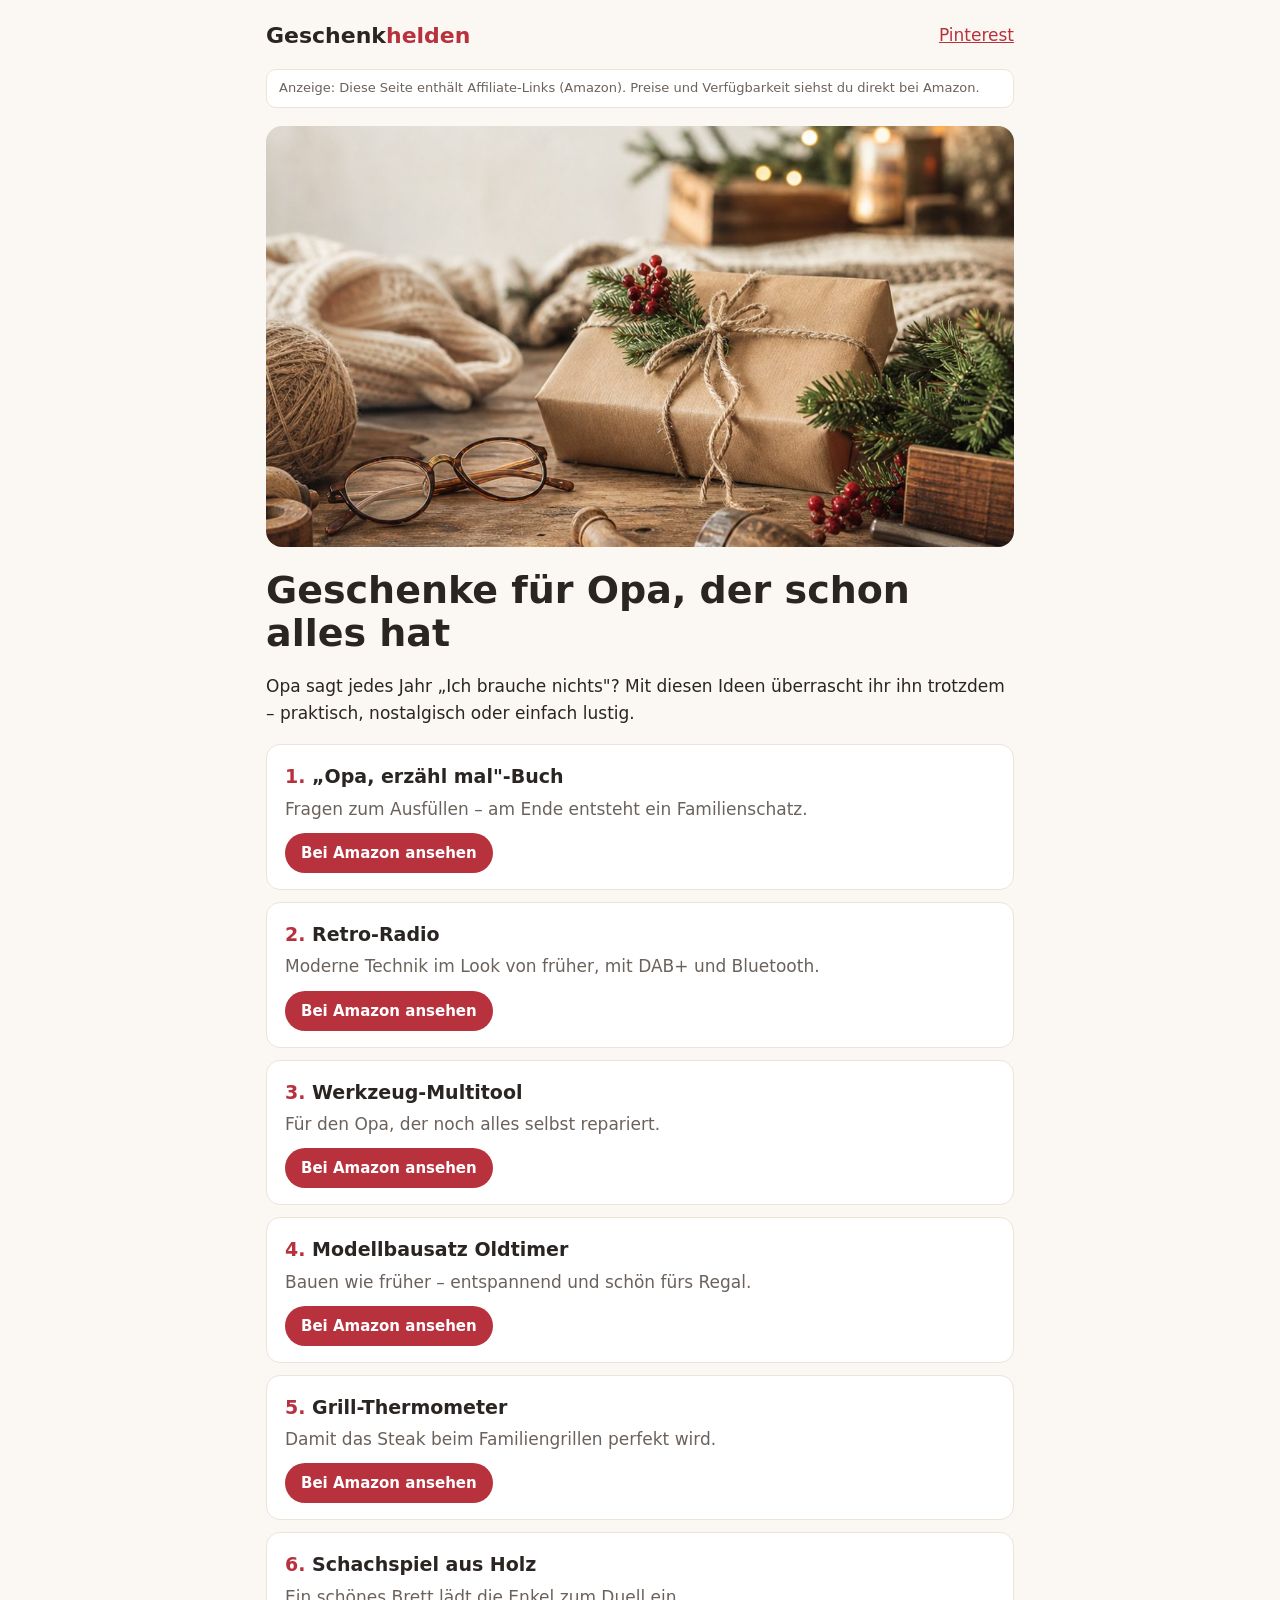
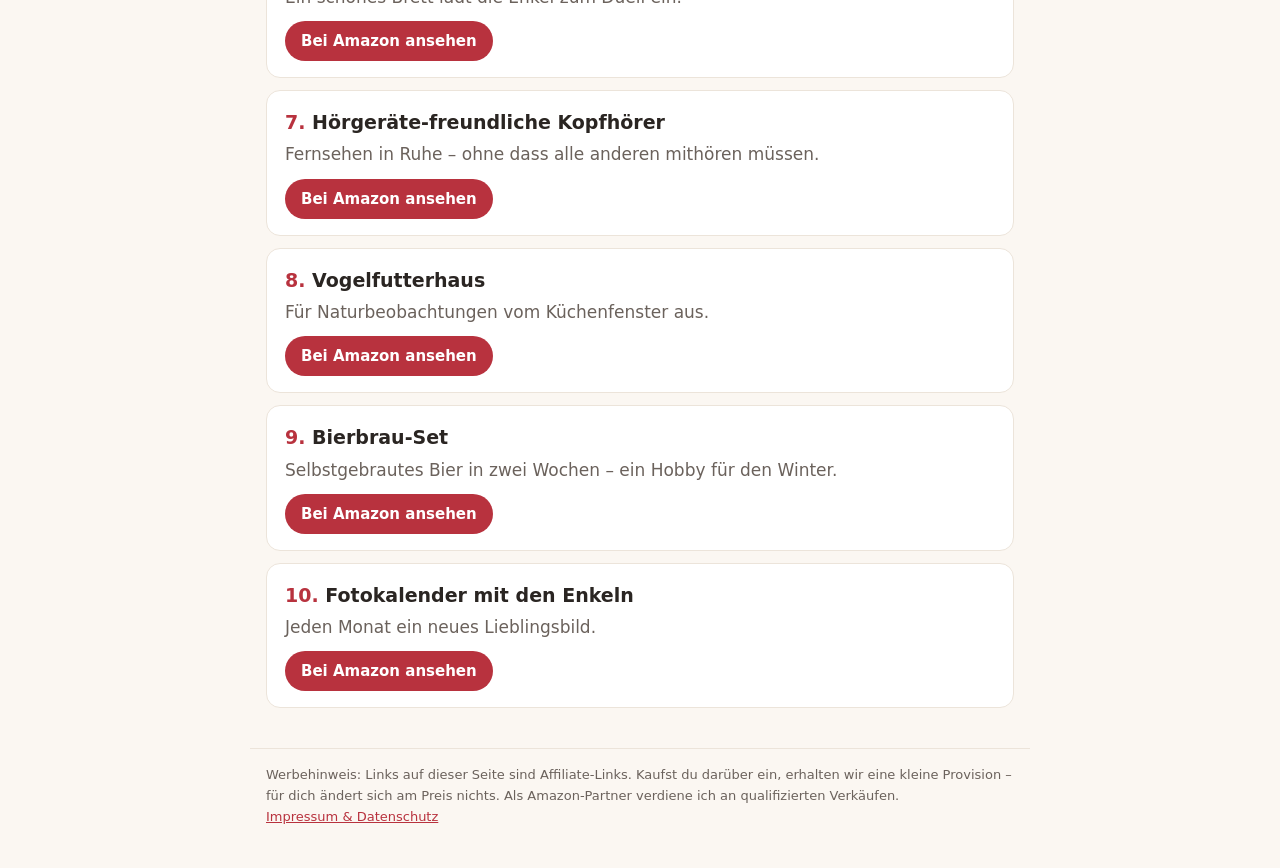
<file: geschenke-fuer-opa.html>
<!doctype html><html lang="de"><head><meta charset="utf-8"><meta name="viewport" content="width=device-width,initial-scale=1"><title>Geschenke für Opa, der schon alles hat | Geschenkhelden</title><meta name="description" content="Opa sagt jedes Jahr „Ich brauche nichts&quot;? Mit diesen Ideen überrascht ihr ihn trotzdem – praktisch, nostalgisch oder einfach lustig."><link rel="stylesheet" href="style.css"></head><body><header><a class="logo" href="index.html">Geschenk<span>helden</span></a><a href="https://www.pinterest.de/geschenkhelden/">Pinterest</a></header><main><p class="hint">Anzeige: Diese Seite enthält Affiliate-Links (Amazon). Preise und Verfügbarkeit siehst du direkt bei Amazon.</p><img class="hero" src="img/geschenke-fuer-opa.jpg" alt=""><h1>Geschenke für Opa, der schon alles hat</h1><p>Opa sagt jedes Jahr „Ich brauche nichts&quot;? Mit diesen Ideen überrascht ihr ihn trotzdem – praktisch, nostalgisch oder einfach lustig.</p><ol class="ideen"><li><h2>„Opa, erzähl mal&quot;-Buch</h2><p>Fragen zum Ausfüllen – am Ende entsteht ein Familienschatz.</p><a class="btn" href="https://www.amazon.de/s?k=opa+erz%C3%A4hl+mal+buch&tag=geschenkhelde-21" rel="sponsored nofollow noopener" target="_blank">Bei Amazon ansehen</a></li><li><h2>Retro-Radio</h2><p>Moderne Technik im Look von früher, mit DAB+ und Bluetooth.</p><a class="btn" href="https://www.amazon.de/s?k=retro+radio+dab%2B&tag=geschenkhelde-21" rel="sponsored nofollow noopener" target="_blank">Bei Amazon ansehen</a></li><li><h2>Werkzeug-Multitool</h2><p>Für den Opa, der noch alles selbst repariert.</p><a class="btn" href="https://www.amazon.de/s?k=multitool&tag=geschenkhelde-21" rel="sponsored nofollow noopener" target="_blank">Bei Amazon ansehen</a></li><li><h2>Modellbausatz Oldtimer</h2><p>Bauen wie früher – entspannend und schön fürs Regal.</p><a class="btn" href="https://www.amazon.de/s?k=modellbausatz+oldtimer&tag=geschenkhelde-21" rel="sponsored nofollow noopener" target="_blank">Bei Amazon ansehen</a></li><li><h2>Grill-Thermometer</h2><p>Damit das Steak beim Familiengrillen perfekt wird.</p><a class="btn" href="https://www.amazon.de/s?k=grillthermometer&tag=geschenkhelde-21" rel="sponsored nofollow noopener" target="_blank">Bei Amazon ansehen</a></li><li><h2>Schachspiel aus Holz</h2><p>Ein schönes Brett lädt die Enkel zum Duell ein.</p><a class="btn" href="https://www.amazon.de/s?k=schachspiel+holz&tag=geschenkhelde-21" rel="sponsored nofollow noopener" target="_blank">Bei Amazon ansehen</a></li><li><h2>Hörgeräte-freundliche Kopfhörer</h2><p>Fernsehen in Ruhe – ohne dass alle anderen mithören müssen.</p><a class="btn" href="https://www.amazon.de/s?k=tv+kopfh%C3%B6rer+funk+senioren&tag=geschenkhelde-21" rel="sponsored nofollow noopener" target="_blank">Bei Amazon ansehen</a></li><li><h2>Vogelfutterhaus</h2><p>Für Naturbeobachtungen vom Küchenfenster aus.</p><a class="btn" href="https://www.amazon.de/s?k=vogelfutterhaus&tag=geschenkhelde-21" rel="sponsored nofollow noopener" target="_blank">Bei Amazon ansehen</a></li><li><h2>Bierbrau-Set</h2><p>Selbstgebrautes Bier in zwei Wochen – ein Hobby für den Winter.</p><a class="btn" href="https://www.amazon.de/s?k=bierbrauset&tag=geschenkhelde-21" rel="sponsored nofollow noopener" target="_blank">Bei Amazon ansehen</a></li><li><h2>Fotokalender mit den Enkeln</h2><p>Jeden Monat ein neues Lieblingsbild.</p><a class="btn" href="https://www.amazon.de/s?k=fotokalender+gutschein&tag=geschenkhelde-21" rel="sponsored nofollow noopener" target="_blank">Bei Amazon ansehen</a></li></ol></main><footer>Werbehinweis: Links auf dieser Seite sind Affiliate-Links. Kaufst du darüber ein, erhalten wir eine kleine Provision – für dich ändert sich am Preis nichts. Als Amazon-Partner verdiene ich an qualifizierten Verkäufen.<br><a href="impressum.html">Impressum &amp; Datenschutz</a></footer></body></html>
</file>
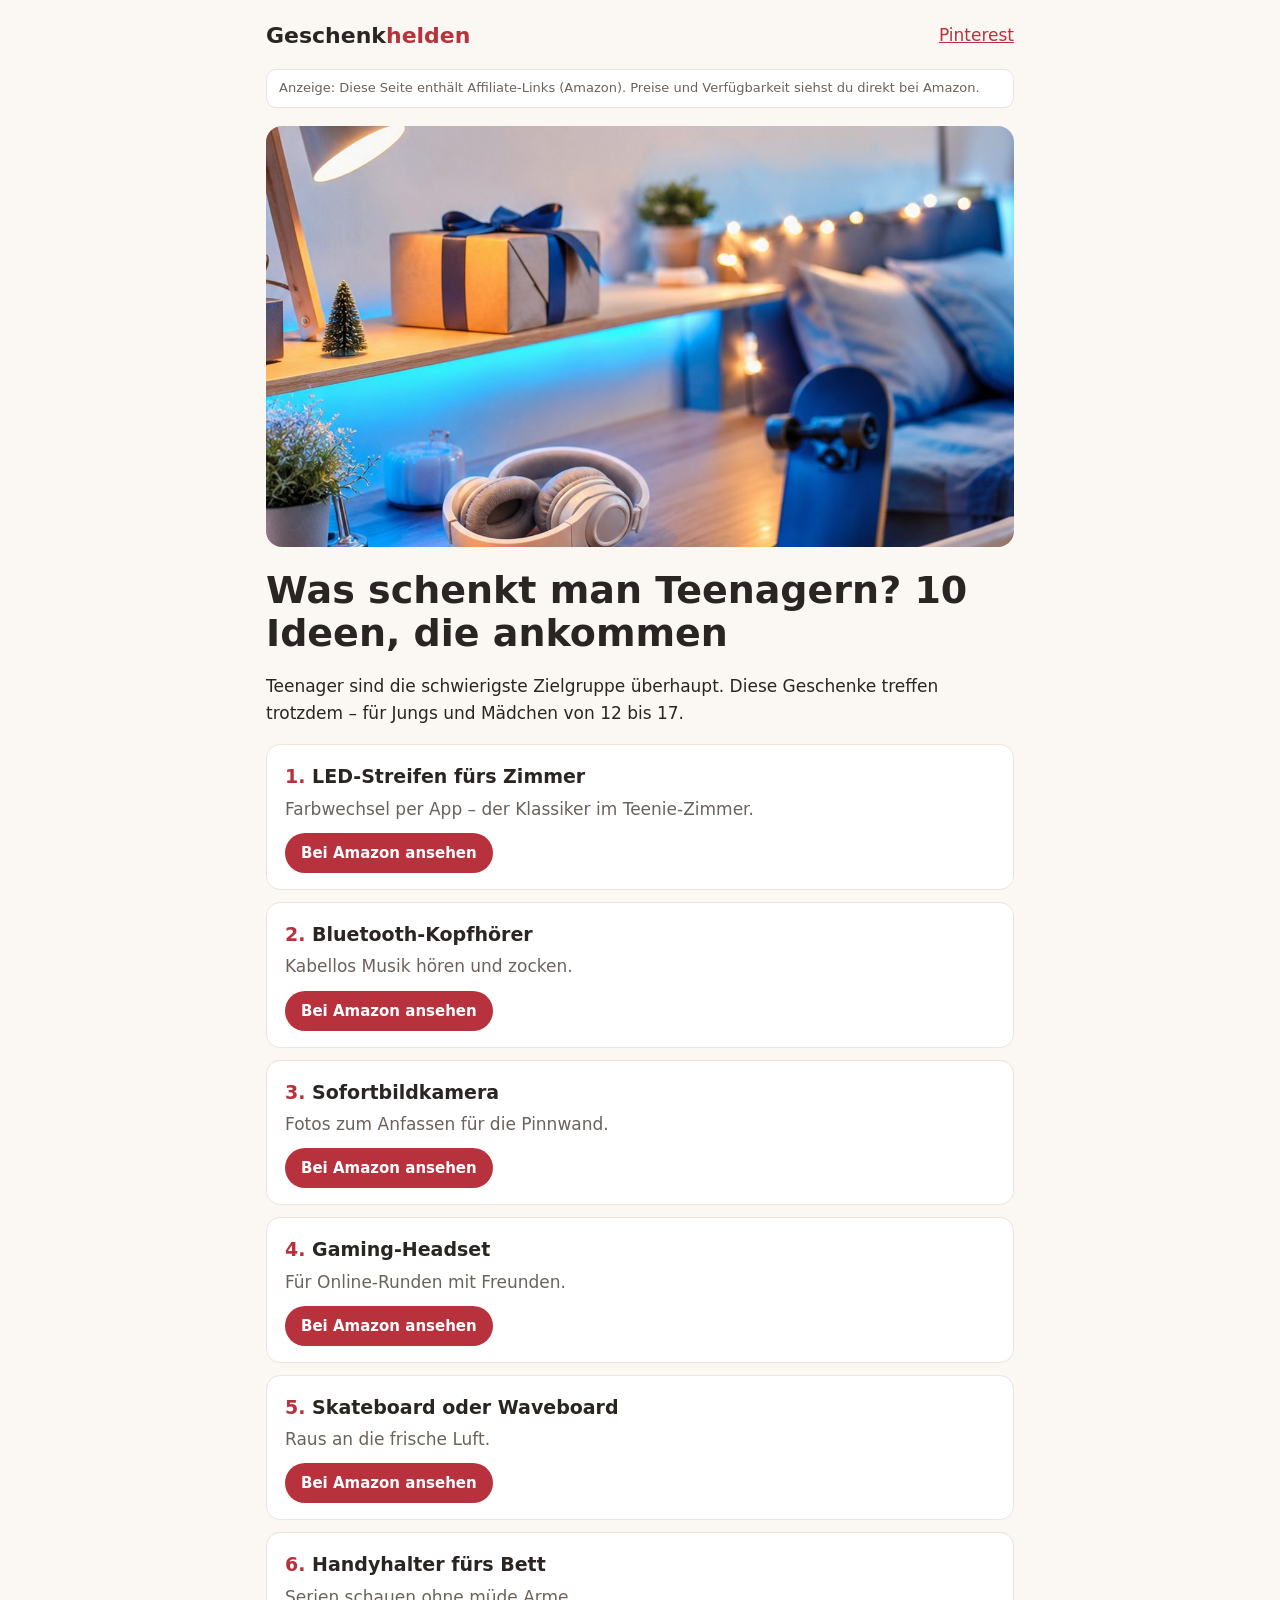
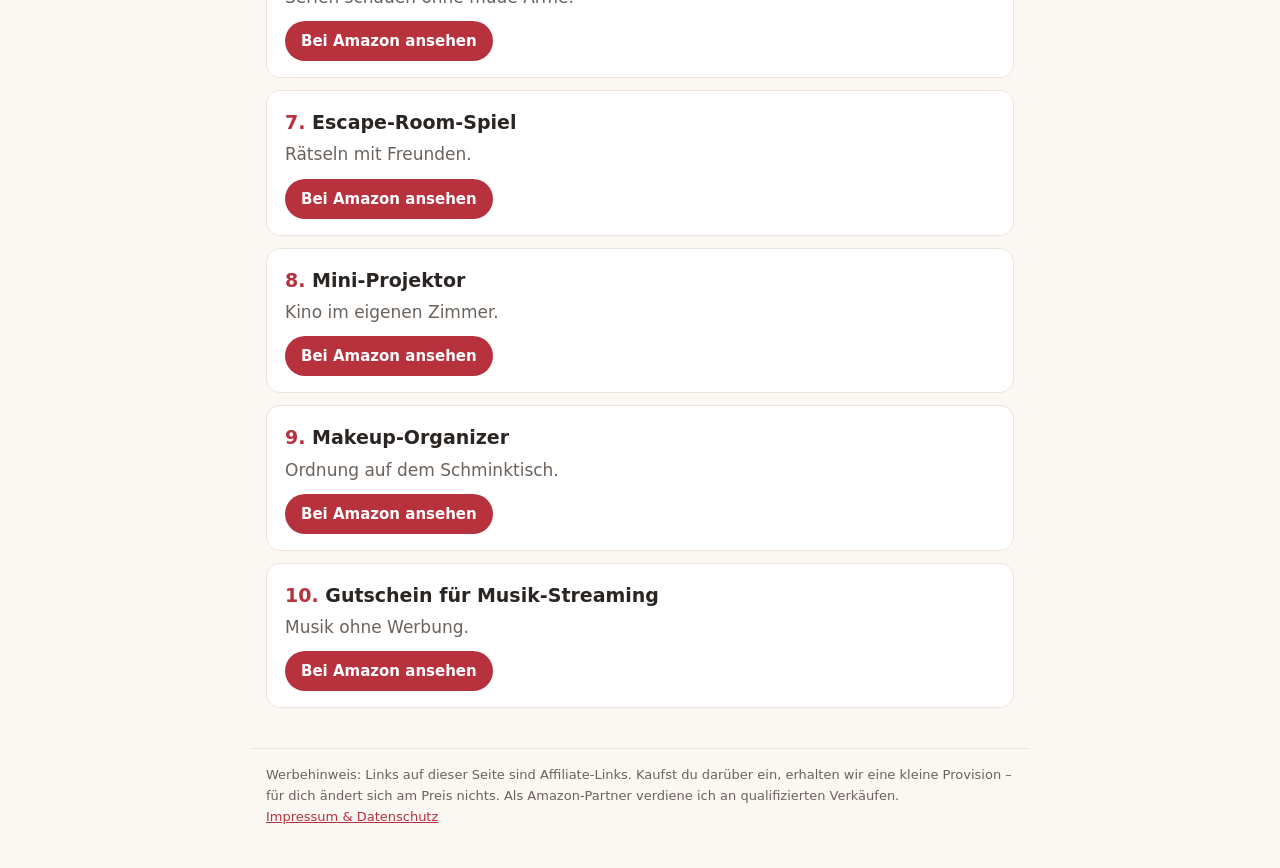
<file: geschenke-fuer-teenager.html>
<!doctype html><html lang="de"><head><meta charset="utf-8"><meta name="viewport" content="width=device-width,initial-scale=1"><title>Was schenkt man Teenagern? 10 Ideen, die ankommen | Geschenkhelden</title><meta name="description" content="Teenager sind die schwierigste Zielgruppe überhaupt. Diese Geschenke treffen trotzdem – für Jungs und Mädchen von 12 bis 17."><link rel="stylesheet" href="style.css"></head><body><header><a class="logo" href="index.html">Geschenk<span>helden</span></a><a href="https://www.pinterest.de/geschenkhelden/">Pinterest</a></header><main><p class="hint">Anzeige: Diese Seite enthält Affiliate-Links (Amazon). Preise und Verfügbarkeit siehst du direkt bei Amazon.</p><img class="hero" src="img/geschenke-fuer-teenager.jpg" alt=""><h1>Was schenkt man Teenagern? 10 Ideen, die ankommen</h1><p>Teenager sind die schwierigste Zielgruppe überhaupt. Diese Geschenke treffen trotzdem – für Jungs und Mädchen von 12 bis 17.</p><ol class="ideen"><li><h2>LED-Streifen fürs Zimmer</h2><p>Farbwechsel per App – der Klassiker im Teenie-Zimmer.</p><a class="btn" href="https://www.amazon.de/s?k=led+streifen+app&tag=geschenkhelde-21" rel="sponsored nofollow noopener" target="_blank">Bei Amazon ansehen</a></li><li><h2>Bluetooth-Kopfhörer</h2><p>Kabellos Musik hören und zocken.</p><a class="btn" href="https://www.amazon.de/s?k=bluetooth+kopfh%C3%B6rer&tag=geschenkhelde-21" rel="sponsored nofollow noopener" target="_blank">Bei Amazon ansehen</a></li><li><h2>Sofortbildkamera</h2><p>Fotos zum Anfassen für die Pinnwand.</p><a class="btn" href="https://www.amazon.de/s?k=sofortbildkamera&tag=geschenkhelde-21" rel="sponsored nofollow noopener" target="_blank">Bei Amazon ansehen</a></li><li><h2>Gaming-Headset</h2><p>Für Online-Runden mit Freunden.</p><a class="btn" href="https://www.amazon.de/s?k=gaming+headset&tag=geschenkhelde-21" rel="sponsored nofollow noopener" target="_blank">Bei Amazon ansehen</a></li><li><h2>Skateboard oder Waveboard</h2><p>Raus an die frische Luft.</p><a class="btn" href="https://www.amazon.de/s?k=skateboard&tag=geschenkhelde-21" rel="sponsored nofollow noopener" target="_blank">Bei Amazon ansehen</a></li><li><h2>Handyhalter fürs Bett</h2><p>Serien schauen ohne müde Arme.</p><a class="btn" href="https://www.amazon.de/s?k=handyhalter+schwanenhals&tag=geschenkhelde-21" rel="sponsored nofollow noopener" target="_blank">Bei Amazon ansehen</a></li><li><h2>Escape-Room-Spiel</h2><p>Rätseln mit Freunden.</p><a class="btn" href="https://www.amazon.de/s?k=escape+room+spiel&tag=geschenkhelde-21" rel="sponsored nofollow noopener" target="_blank">Bei Amazon ansehen</a></li><li><h2>Mini-Projektor</h2><p>Kino im eigenen Zimmer.</p><a class="btn" href="https://www.amazon.de/s?k=mini+beamer&tag=geschenkhelde-21" rel="sponsored nofollow noopener" target="_blank">Bei Amazon ansehen</a></li><li><h2>Makeup-Organizer</h2><p>Ordnung auf dem Schminktisch.</p><a class="btn" href="https://www.amazon.de/s?k=makeup+organizer&tag=geschenkhelde-21" rel="sponsored nofollow noopener" target="_blank">Bei Amazon ansehen</a></li><li><h2>Gutschein für Musik-Streaming</h2><p>Musik ohne Werbung.</p><a class="btn" href="https://www.amazon.de/s?k=musik+streaming+gutschein&tag=geschenkhelde-21" rel="sponsored nofollow noopener" target="_blank">Bei Amazon ansehen</a></li></ol></main><footer>Werbehinweis: Links auf dieser Seite sind Affiliate-Links. Kaufst du darüber ein, erhalten wir eine kleine Provision – für dich ändert sich am Preis nichts. Als Amazon-Partner verdiene ich an qualifizierten Verkäufen.<br><a href="impressum.html">Impressum &amp; Datenschutz</a></footer></body></html>
</file>
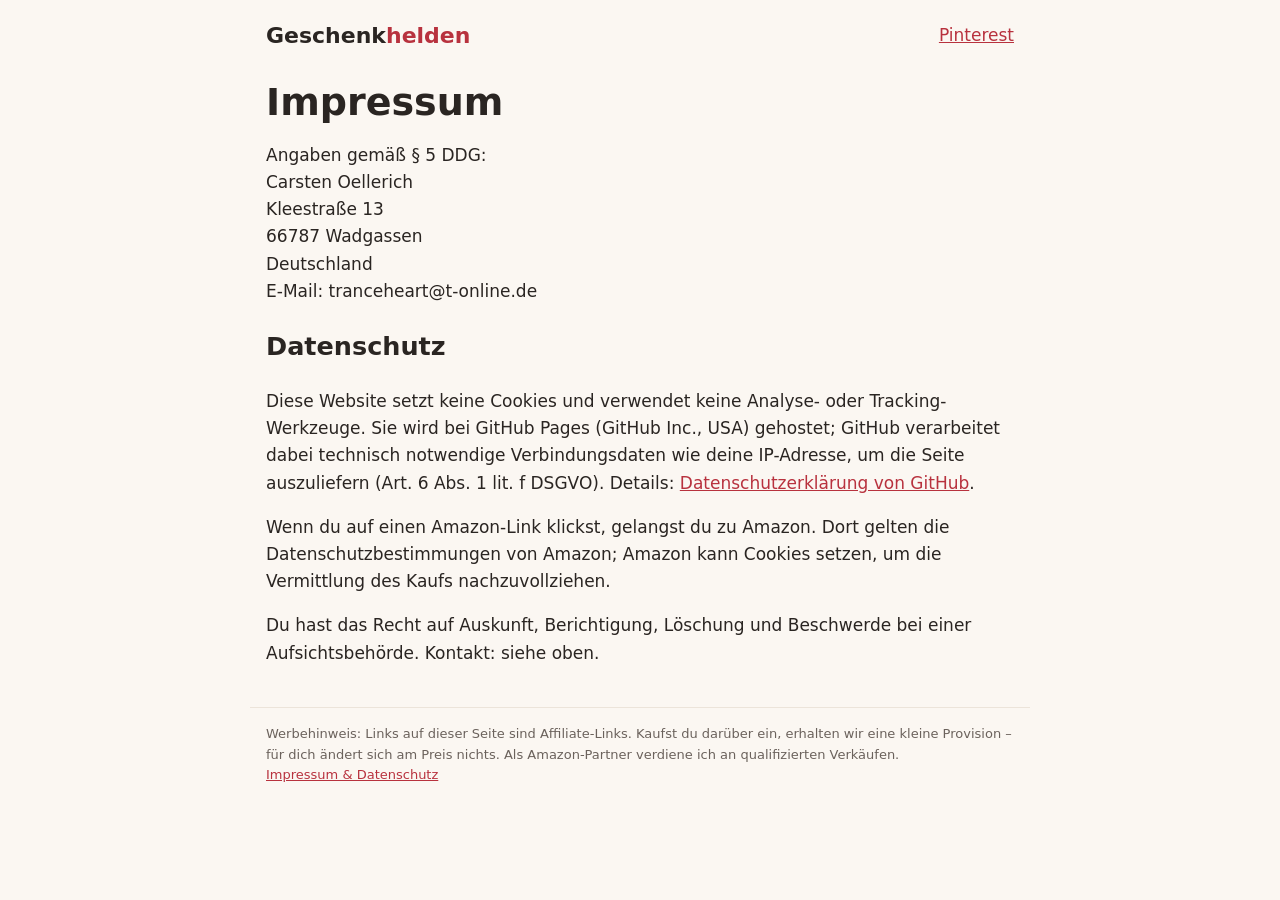
<file: impressum.html>
<!doctype html><html lang="de"><head><meta charset="utf-8"><meta name="viewport" content="width=device-width,initial-scale=1"><title>Impressum &amp; Datenschutz | Geschenkhelden</title><meta name="description" content="Impressum und Datenschutzerklärung von Geschenkhelden"><link rel="stylesheet" href="style.css"></head><body><header><a class="logo" href="index.html">Geschenk<span>helden</span></a><a href="https://www.pinterest.de/geschenkhelden/">Pinterest</a></header><main><h1>Impressum</h1><p>Angaben gemäß § 5 DDG:<br>Carsten Oellerich<br>Kleestraße 13<br>66787 Wadgassen<br>Deutschland<br>E-Mail: tranceheart@t-online.de</p>
<h2>Datenschutz</h2><p>Diese Website setzt keine Cookies und verwendet keine Analyse- oder Tracking-Werkzeuge. Sie wird bei GitHub Pages (GitHub Inc., USA) gehostet; GitHub verarbeitet dabei technisch notwendige Verbindungsdaten wie deine IP-Adresse, um die Seite auszuliefern (Art. 6 Abs. 1 lit. f DSGVO). Details: <a href="https://docs.github.com/de/site-policy/privacy-policies/github-general-privacy-statement">Datenschutzerklärung von GitHub</a>.</p>
<p>Wenn du auf einen Amazon-Link klickst, gelangst du zu Amazon. Dort gelten die Datenschutzbestimmungen von Amazon; Amazon kann Cookies setzen, um die Vermittlung des Kaufs nachzuvollziehen.</p>
<p>Du hast das Recht auf Auskunft, Berichtigung, Löschung und Beschwerde bei einer Aufsichtsbehörde. Kontakt: siehe oben.</p></main><footer>Werbehinweis: Links auf dieser Seite sind Affiliate-Links. Kaufst du darüber ein, erhalten wir eine kleine Provision – für dich ändert sich am Preis nichts. Als Amazon-Partner verdiene ich an qualifizierten Verkäufen.<br><a href="impressum.html">Impressum &amp; Datenschutz</a></footer></body></html>
</file>
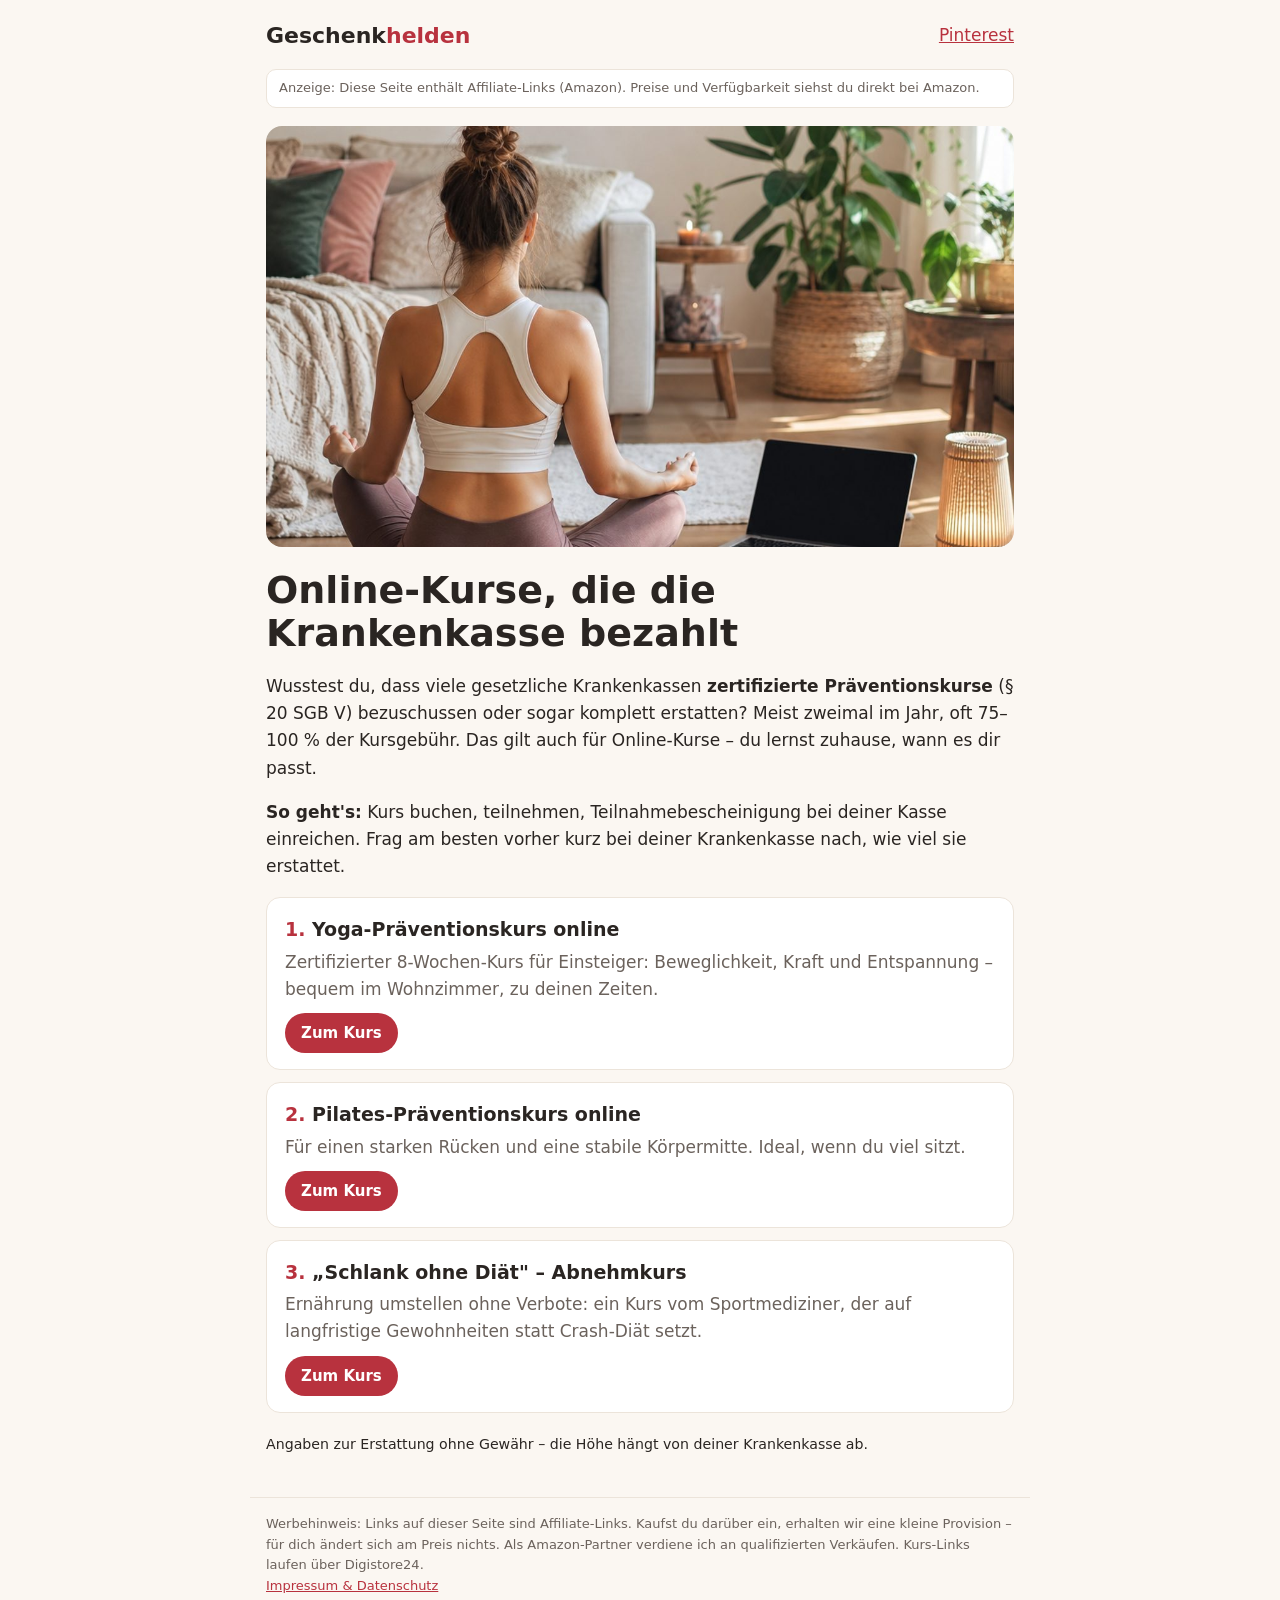
<file: kurse-krankenkasse.html>
<!doctype html><html lang="de"><head><meta charset="utf-8"><meta name="viewport" content="width=device-width,initial-scale=1"><title>Online-Kurse, die die Krankenkasse bezahlt | Geschenkhelden</title><meta name="description" content="Yoga, Pilates und Abnehmen online lernen – viele Krankenkassen erstatten zertifizierte Präventionskurse."><link rel="stylesheet" href="style.css"></head><body><header><a class="logo" href="index.html">Geschenk<span>helden</span></a><a href="https://www.pinterest.de/geschenkhelden/">Pinterest</a></header><main><p class="hint">Anzeige: Diese Seite enthält Affiliate-Links (Amazon). Preise und Verfügbarkeit siehst du direkt bei Amazon.</p><img class="hero" src="img/kurse-krankenkasse.jpg" alt=""><h1>Online-Kurse, die die Krankenkasse bezahlt</h1><p>Wusstest du, dass viele gesetzliche Krankenkassen <b>zertifizierte Präventionskurse</b> (§ 20 SGB V) bezuschussen oder sogar komplett erstatten? Meist zweimal im Jahr, oft 75–100 % der Kursgebühr. Das gilt auch für Online-Kurse – du lernst zuhause, wann es dir passt.</p><p><b>So geht's:</b> Kurs buchen, teilnehmen, Teilnahmebescheinigung bei deiner Kasse einreichen. Frag am besten vorher kurz bei deiner Krankenkasse nach, wie viel sie erstattet.</p><ol class="ideen"><li><h2>Yoga-Präventionskurs online</h2><p>Zertifizierter 8-Wochen-Kurs für Einsteiger: Beweglichkeit, Kraft und Entspannung – bequem im Wohnzimmer, zu deinen Zeiten.</p><a class="btn" href="https://www.digistore24.com/redir/273107/tranceheart7301/" rel="sponsored nofollow noopener" target="_blank">Zum Kurs</a></li><li><h2>Pilates-Präventionskurs online</h2><p>Für einen starken Rücken und eine stabile Körpermitte. Ideal, wenn du viel sitzt.</p><a class="btn" href="https://www.digistore24.com/redir/372710/tranceheart7301/" rel="sponsored nofollow noopener" target="_blank">Zum Kurs</a></li><li><h2>„Schlank ohne Diät&quot; – Abnehmkurs</h2><p>Ernährung umstellen ohne Verbote: ein Kurs vom Sportmediziner, der auf langfristige Gewohnheiten statt Crash-Diät setzt.</p><a class="btn" href="https://fitnessdoc.net/sod/#aff=tranceheart7301" rel="sponsored nofollow noopener" target="_blank">Zum Kurs</a></li></ol><p><small>Angaben zur Erstattung ohne Gewähr – die Höhe hängt von deiner Krankenkasse ab.</small></p></main><footer>Werbehinweis: Links auf dieser Seite sind Affiliate-Links. Kaufst du darüber ein, erhalten wir eine kleine Provision – für dich ändert sich am Preis nichts. Als Amazon-Partner verdiene ich an qualifizierten Verkäufen. Kurs-Links laufen über Digistore24.<br><a href="impressum.html">Impressum &amp; Datenschutz</a></footer></body></html>
</file>
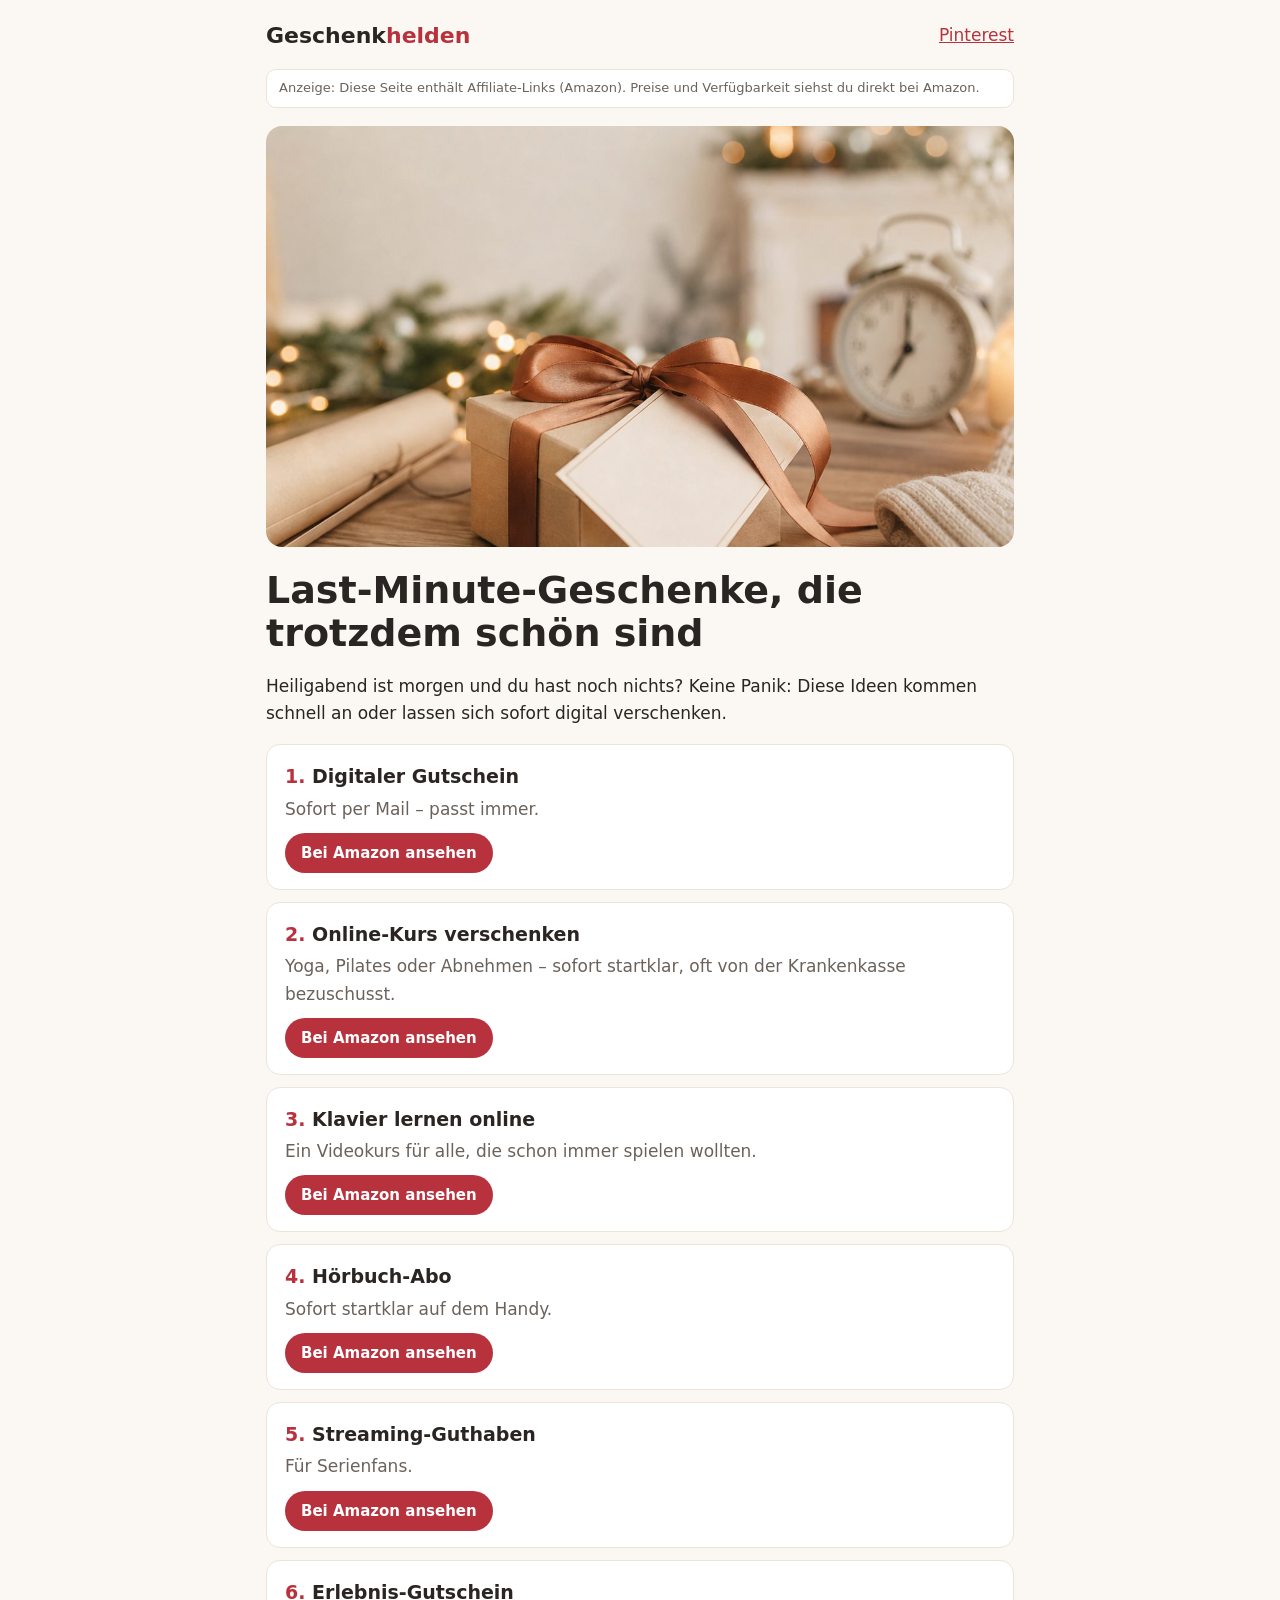
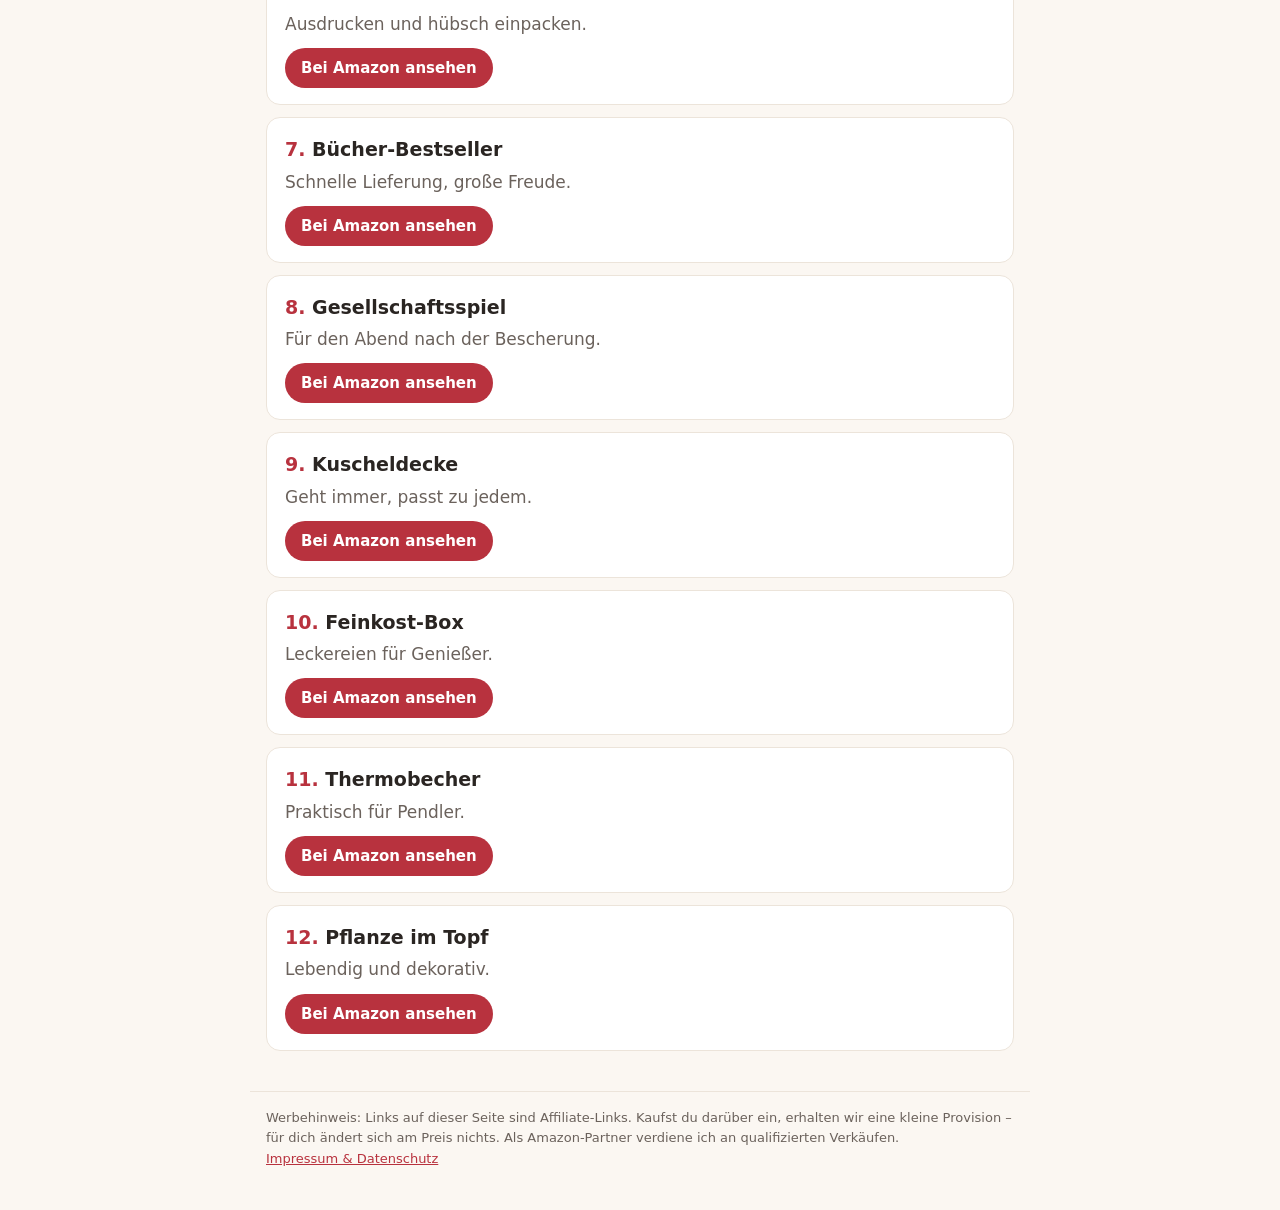
<file: last-minute-geschenke.html>
<!doctype html><html lang="de"><head><meta charset="utf-8"><meta name="viewport" content="width=device-width,initial-scale=1"><title>Last-Minute-Geschenke, die trotzdem schön sind | Geschenkhelden</title><meta name="description" content="Heiligabend ist morgen und du hast noch nichts? Keine Panik: Diese Ideen kommen schnell an oder lassen sich sofort digital verschenken."><link rel="stylesheet" href="style.css"></head><body><header><a class="logo" href="index.html">Geschenk<span>helden</span></a><a href="https://www.pinterest.de/geschenkhelden/">Pinterest</a></header><main><p class="hint">Anzeige: Diese Seite enthält Affiliate-Links (Amazon). Preise und Verfügbarkeit siehst du direkt bei Amazon.</p><img class="hero" src="img/last-minute-geschenke.jpg" alt=""><h1>Last-Minute-Geschenke, die trotzdem schön sind</h1><p>Heiligabend ist morgen und du hast noch nichts? Keine Panik: Diese Ideen kommen schnell an oder lassen sich sofort digital verschenken.</p><ol class="ideen"><li><h2>Digitaler Gutschein</h2><p>Sofort per Mail – passt immer.</p><a class="btn" href="https://www.amazon.de/s?k=geschenkgutschein&tag=geschenkhelde-21" rel="sponsored nofollow noopener" target="_blank">Bei Amazon ansehen</a></li><li><h2>Online-Kurs verschenken</h2><p>Yoga, Pilates oder Abnehmen – sofort startklar, oft von der Krankenkasse bezuschusst.</p><a class="btn" href="https://tranceheart.github.io/geschenkhelden/kurse-krankenkasse.html" rel="sponsored nofollow noopener" target="_blank">Bei Amazon ansehen</a></li><li><h2>Klavier lernen online</h2><p>Ein Videokurs für alle, die schon immer spielen wollten.</p><a class="btn" href="https://meinemusikschule.net/kurse/klavier/#aff=tranceheart7301" rel="sponsored nofollow noopener" target="_blank">Bei Amazon ansehen</a></li><li><h2>Hörbuch-Abo</h2><p>Sofort startklar auf dem Handy.</p><a class="btn" href="https://www.amazon.de/s?k=h%C3%B6rbuch+abo+gutschein&tag=geschenkhelde-21" rel="sponsored nofollow noopener" target="_blank">Bei Amazon ansehen</a></li><li><h2>Streaming-Guthaben</h2><p>Für Serienfans.</p><a class="btn" href="https://www.amazon.de/s?k=streaming+guthaben&tag=geschenkhelde-21" rel="sponsored nofollow noopener" target="_blank">Bei Amazon ansehen</a></li><li><h2>Erlebnis-Gutschein</h2><p>Ausdrucken und hübsch einpacken.</p><a class="btn" href="https://www.amazon.de/s?k=erlebnisgutschein&tag=geschenkhelde-21" rel="sponsored nofollow noopener" target="_blank">Bei Amazon ansehen</a></li><li><h2>Bücher-Bestseller</h2><p>Schnelle Lieferung, große Freude.</p><a class="btn" href="https://www.amazon.de/s?k=bestseller+buch&tag=geschenkhelde-21" rel="sponsored nofollow noopener" target="_blank">Bei Amazon ansehen</a></li><li><h2>Gesellschaftsspiel</h2><p>Für den Abend nach der Bescherung.</p><a class="btn" href="https://www.amazon.de/s?k=gesellschaftsspiel+bestseller&tag=geschenkhelde-21" rel="sponsored nofollow noopener" target="_blank">Bei Amazon ansehen</a></li><li><h2>Kuscheldecke</h2><p>Geht immer, passt zu jedem.</p><a class="btn" href="https://www.amazon.de/s?k=kuscheldecke&tag=geschenkhelde-21" rel="sponsored nofollow noopener" target="_blank">Bei Amazon ansehen</a></li><li><h2>Feinkost-Box</h2><p>Leckereien für Genießer.</p><a class="btn" href="https://www.amazon.de/s?k=feinkost+geschenkbox&tag=geschenkhelde-21" rel="sponsored nofollow noopener" target="_blank">Bei Amazon ansehen</a></li><li><h2>Thermobecher</h2><p>Praktisch für Pendler.</p><a class="btn" href="https://www.amazon.de/s?k=thermobecher&tag=geschenkhelde-21" rel="sponsored nofollow noopener" target="_blank">Bei Amazon ansehen</a></li><li><h2>Pflanze im Topf</h2><p>Lebendig und dekorativ.</p><a class="btn" href="https://www.amazon.de/s?k=zimmerpflanze+geschenk&tag=geschenkhelde-21" rel="sponsored nofollow noopener" target="_blank">Bei Amazon ansehen</a></li></ol></main><footer>Werbehinweis: Links auf dieser Seite sind Affiliate-Links. Kaufst du darüber ein, erhalten wir eine kleine Provision – für dich ändert sich am Preis nichts. Als Amazon-Partner verdiene ich an qualifizierten Verkäufen.<br><a href="impressum.html">Impressum &amp; Datenschutz</a></footer></body></html>
</file>
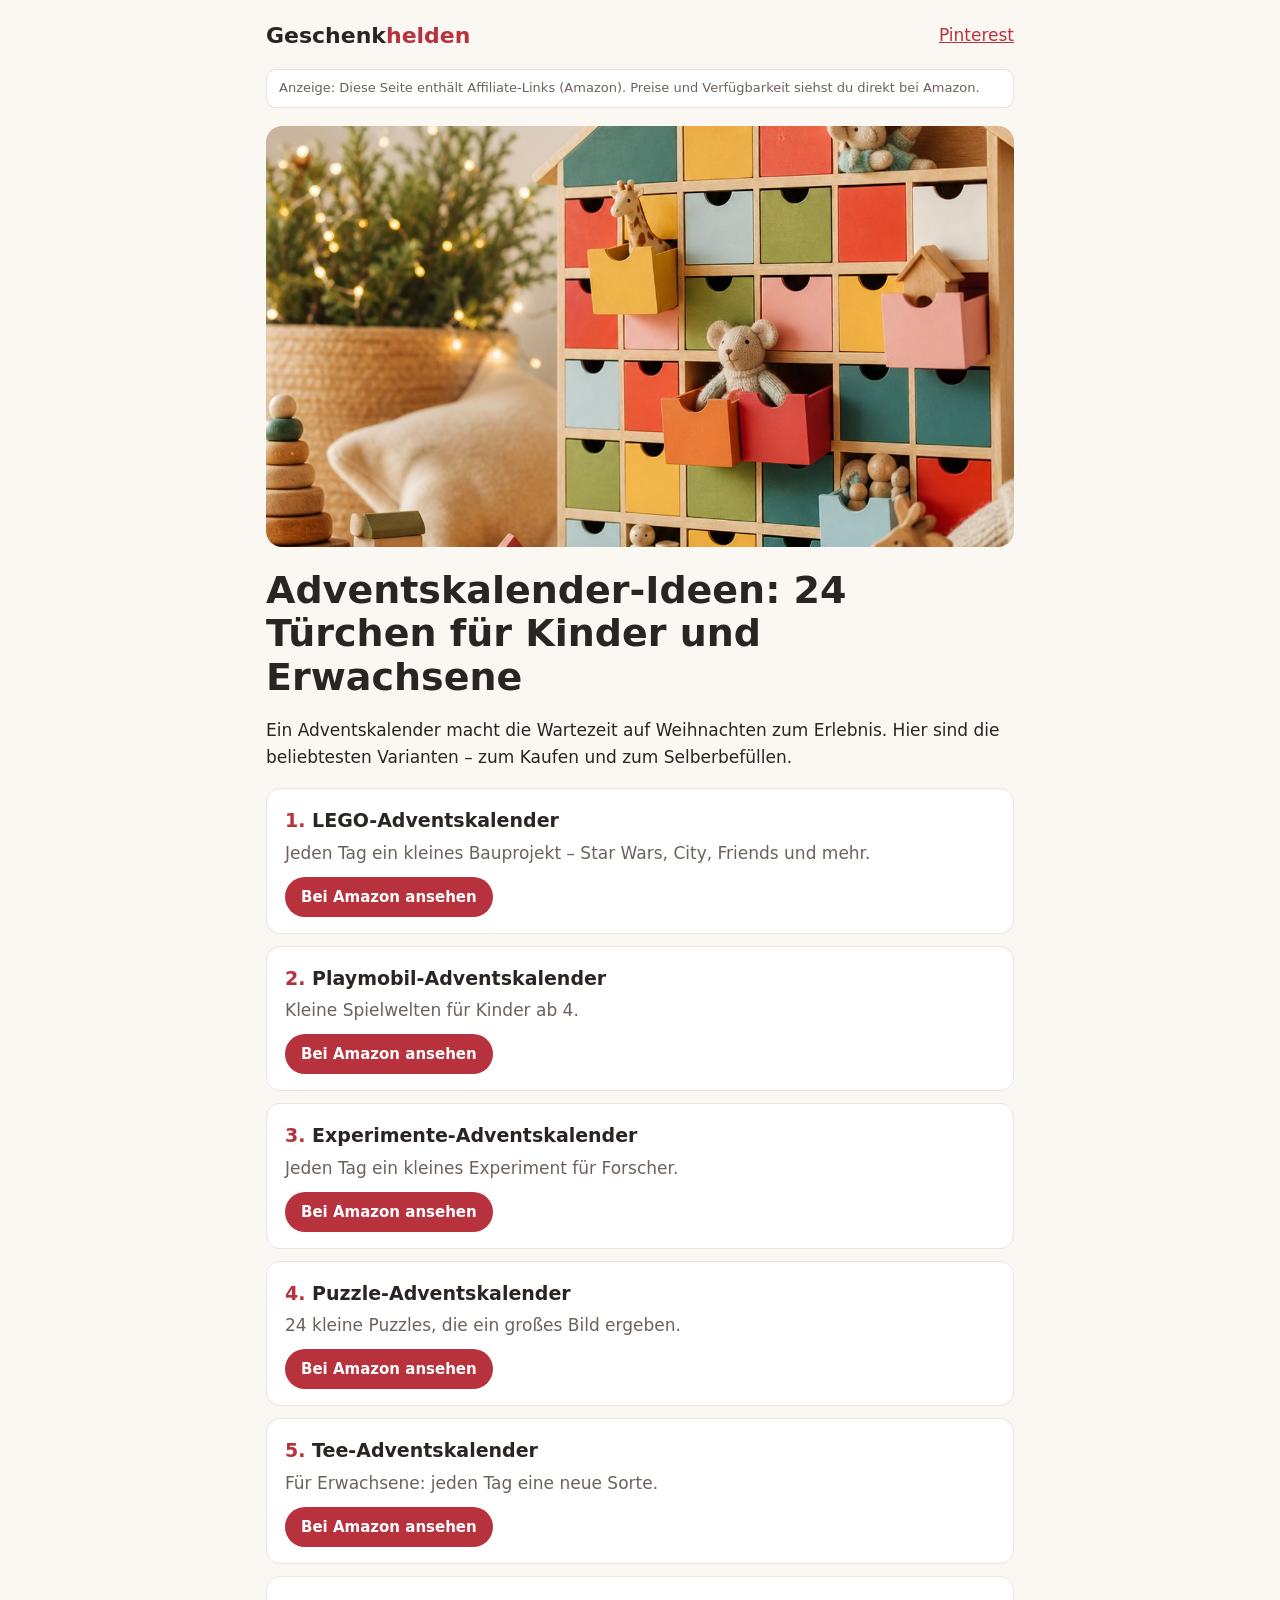
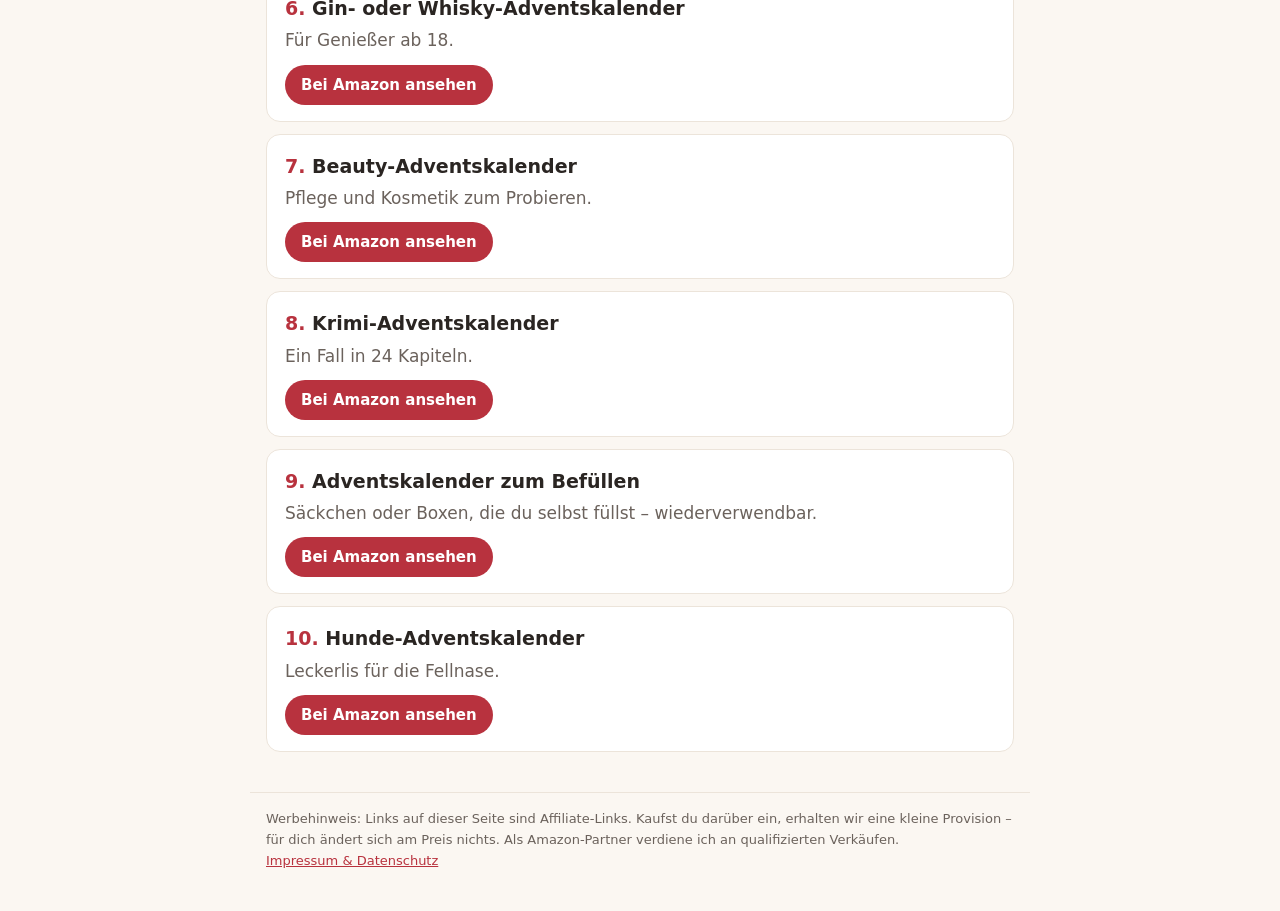
<file: lego-adventskalender.html>
<!doctype html><html lang="de"><head><meta charset="utf-8"><meta name="viewport" content="width=device-width,initial-scale=1"><title>Adventskalender-Ideen: 24 Türchen für Kinder und Erwachsene | Geschenkhelden</title><meta name="description" content="Ein Adventskalender macht die Wartezeit auf Weihnachten zum Erlebnis. Hier sind die beliebtesten Varianten – zum Kaufen und zum Selberbefüllen."><link rel="stylesheet" href="style.css"></head><body><header><a class="logo" href="index.html">Geschenk<span>helden</span></a><a href="https://www.pinterest.de/geschenkhelden/">Pinterest</a></header><main><p class="hint">Anzeige: Diese Seite enthält Affiliate-Links (Amazon). Preise und Verfügbarkeit siehst du direkt bei Amazon.</p><img class="hero" src="img/lego-adventskalender.jpg" alt=""><h1>Adventskalender-Ideen: 24 Türchen für Kinder und Erwachsene</h1><p>Ein Adventskalender macht die Wartezeit auf Weihnachten zum Erlebnis. Hier sind die beliebtesten Varianten – zum Kaufen und zum Selberbefüllen.</p><ol class="ideen"><li><h2>LEGO-Adventskalender</h2><p>Jeden Tag ein kleines Bauprojekt – Star Wars, City, Friends und mehr.</p><a class="btn" href="https://www.amazon.de/s?k=lego+adventskalender&tag=geschenkhelde-21" rel="sponsored nofollow noopener" target="_blank">Bei Amazon ansehen</a></li><li><h2>Playmobil-Adventskalender</h2><p>Kleine Spielwelten für Kinder ab 4.</p><a class="btn" href="https://www.amazon.de/s?k=playmobil+adventskalender&tag=geschenkhelde-21" rel="sponsored nofollow noopener" target="_blank">Bei Amazon ansehen</a></li><li><h2>Experimente-Adventskalender</h2><p>Jeden Tag ein kleines Experiment für Forscher.</p><a class="btn" href="https://www.amazon.de/s?k=adventskalender+experimente&tag=geschenkhelde-21" rel="sponsored nofollow noopener" target="_blank">Bei Amazon ansehen</a></li><li><h2>Puzzle-Adventskalender</h2><p>24 kleine Puzzles, die ein großes Bild ergeben.</p><a class="btn" href="https://www.amazon.de/s?k=puzzle+adventskalender&tag=geschenkhelde-21" rel="sponsored nofollow noopener" target="_blank">Bei Amazon ansehen</a></li><li><h2>Tee-Adventskalender</h2><p>Für Erwachsene: jeden Tag eine neue Sorte.</p><a class="btn" href="https://www.amazon.de/s?k=tee+adventskalender&tag=geschenkhelde-21" rel="sponsored nofollow noopener" target="_blank">Bei Amazon ansehen</a></li><li><h2>Gin- oder Whisky-Adventskalender</h2><p>Für Genießer ab 18.</p><a class="btn" href="https://www.amazon.de/s?k=gin+adventskalender&tag=geschenkhelde-21" rel="sponsored nofollow noopener" target="_blank">Bei Amazon ansehen</a></li><li><h2>Beauty-Adventskalender</h2><p>Pflege und Kosmetik zum Probieren.</p><a class="btn" href="https://www.amazon.de/s?k=beauty+adventskalender&tag=geschenkhelde-21" rel="sponsored nofollow noopener" target="_blank">Bei Amazon ansehen</a></li><li><h2>Krimi-Adventskalender</h2><p>Ein Fall in 24 Kapiteln.</p><a class="btn" href="https://www.amazon.de/s?k=krimi+adventskalender+buch&tag=geschenkhelde-21" rel="sponsored nofollow noopener" target="_blank">Bei Amazon ansehen</a></li><li><h2>Adventskalender zum Befüllen</h2><p>Säckchen oder Boxen, die du selbst füllst – wiederverwendbar.</p><a class="btn" href="https://www.amazon.de/s?k=adventskalender+zum+bef%C3%BCllen&tag=geschenkhelde-21" rel="sponsored nofollow noopener" target="_blank">Bei Amazon ansehen</a></li><li><h2>Hunde-Adventskalender</h2><p>Leckerlis für die Fellnase.</p><a class="btn" href="https://www.amazon.de/s?k=hunde+adventskalender&tag=geschenkhelde-21" rel="sponsored nofollow noopener" target="_blank">Bei Amazon ansehen</a></li></ol></main><footer>Werbehinweis: Links auf dieser Seite sind Affiliate-Links. Kaufst du darüber ein, erhalten wir eine kleine Provision – für dich ändert sich am Preis nichts. Als Amazon-Partner verdiene ich an qualifizierten Verkäufen.<br><a href="impressum.html">Impressum &amp; Datenschutz</a></footer></body></html>
</file>
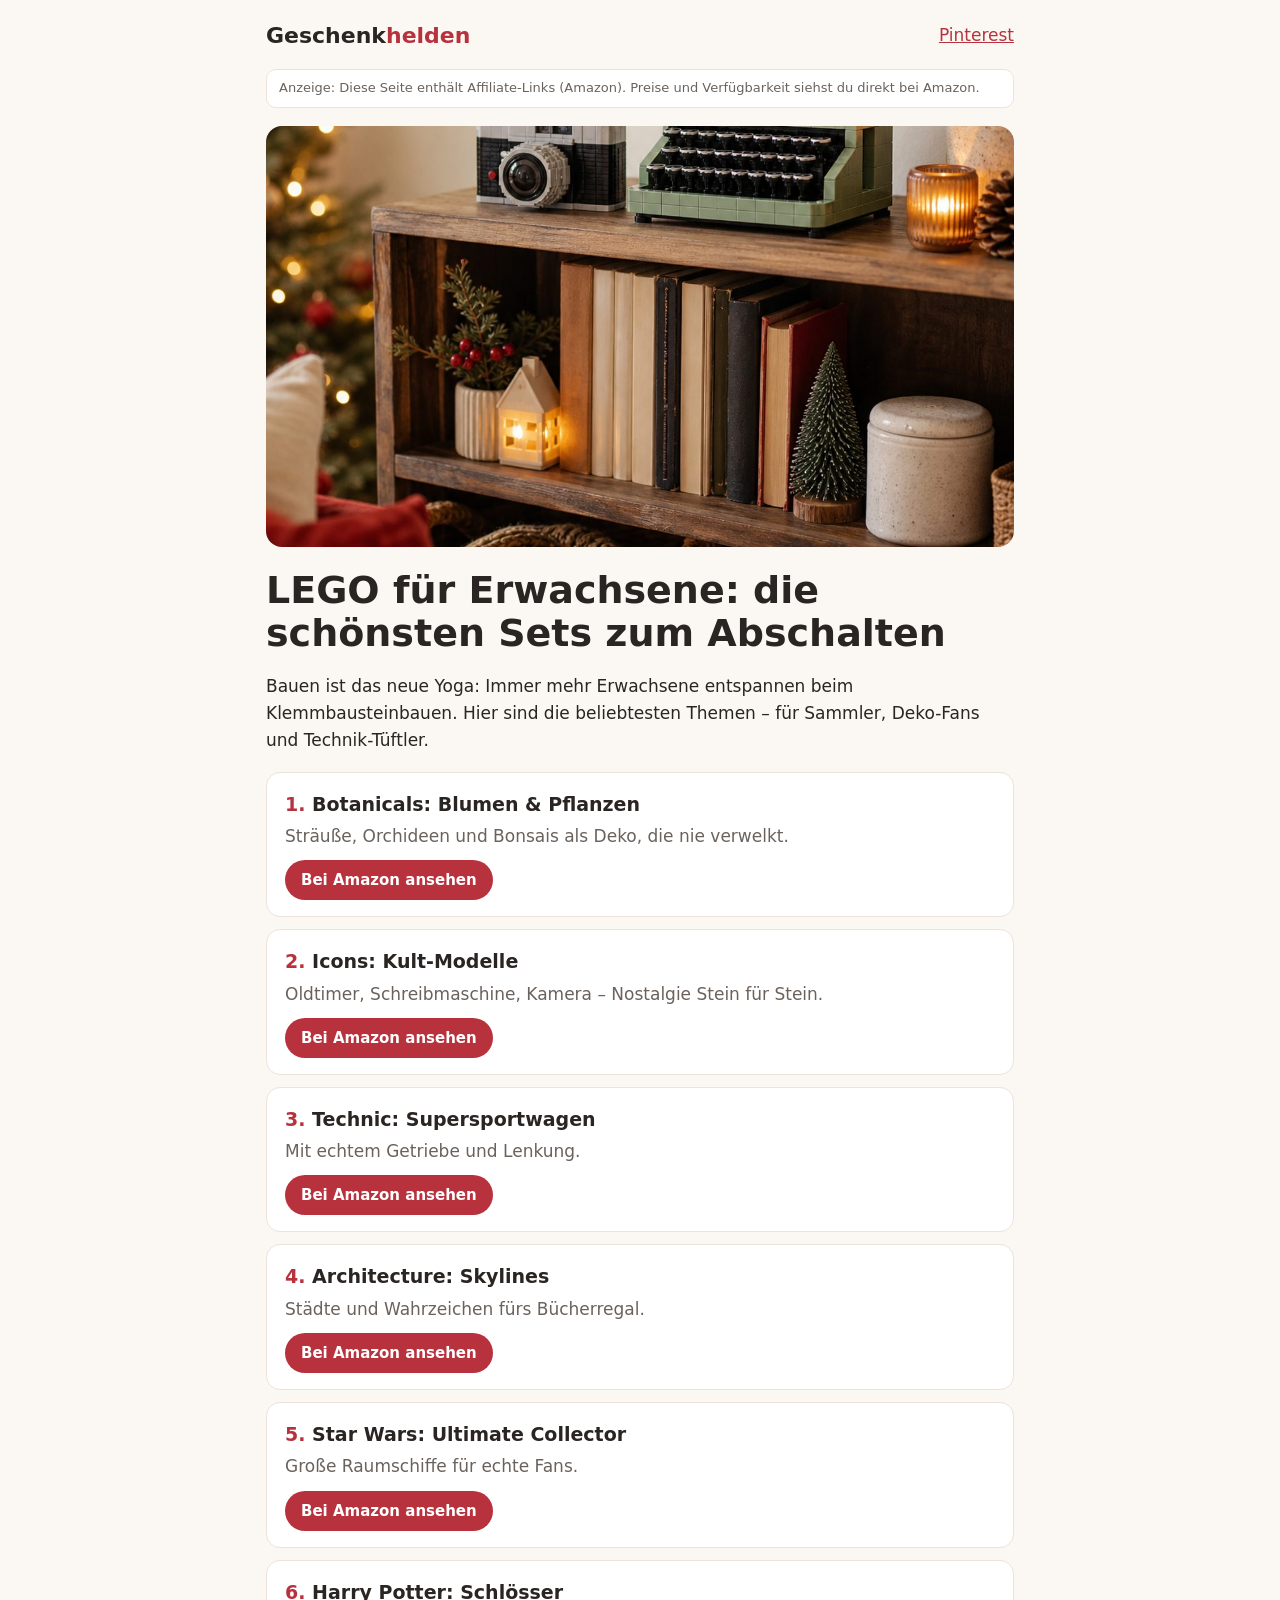
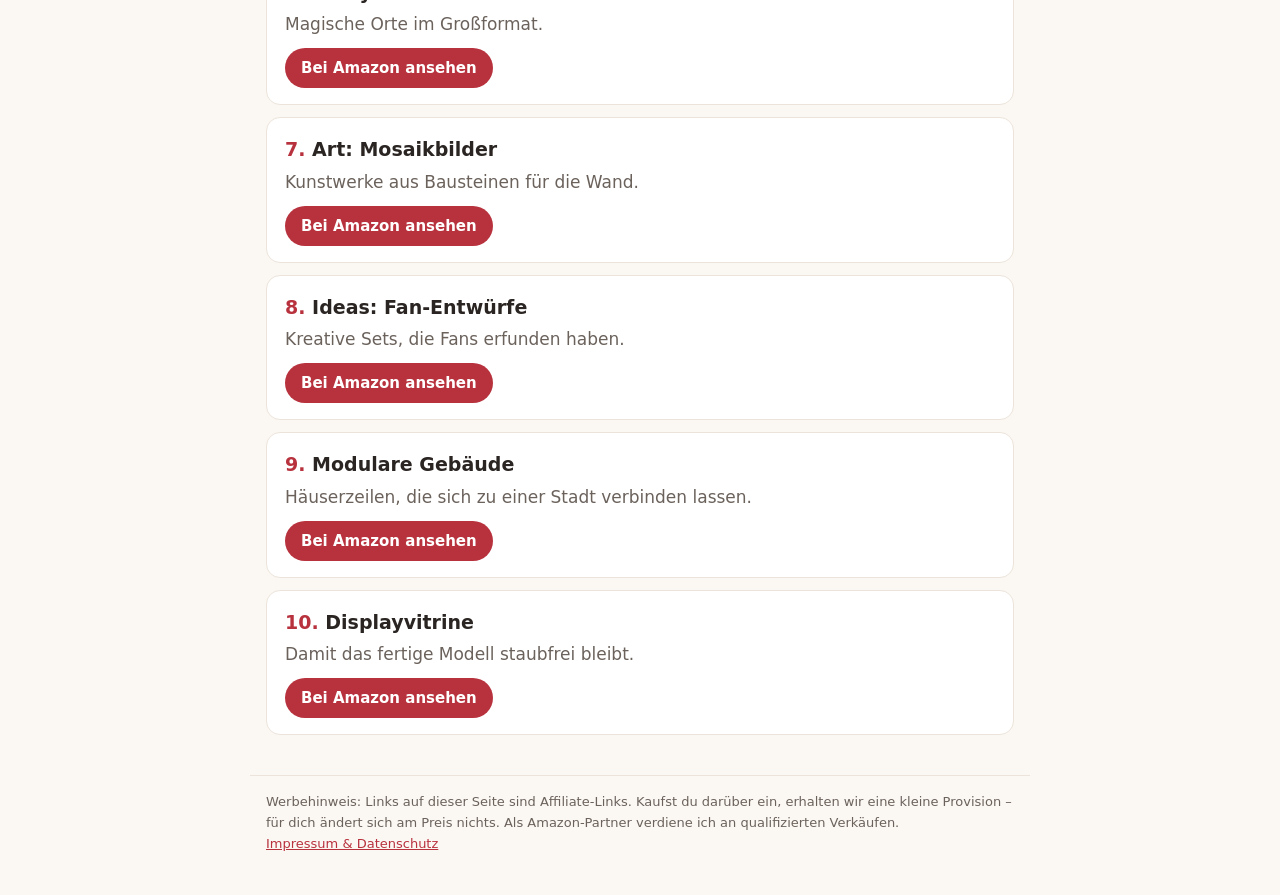
<file: lego-fuer-erwachsene.html>
<!doctype html><html lang="de"><head><meta charset="utf-8"><meta name="viewport" content="width=device-width,initial-scale=1"><title>LEGO für Erwachsene: die schönsten Sets zum Abschalten | Geschenkhelden</title><meta name="description" content="Bauen ist das neue Yoga: Immer mehr Erwachsene entspannen beim Klemmbausteinbauen. Hier sind die beliebtesten Themen – für Sammler, Deko-Fans und Tech"><link rel="stylesheet" href="style.css"></head><body><header><a class="logo" href="index.html">Geschenk<span>helden</span></a><a href="https://www.pinterest.de/geschenkhelden/">Pinterest</a></header><main><p class="hint">Anzeige: Diese Seite enthält Affiliate-Links (Amazon). Preise und Verfügbarkeit siehst du direkt bei Amazon.</p><img class="hero" src="img/lego-fuer-erwachsene.jpg" alt=""><h1>LEGO für Erwachsene: die schönsten Sets zum Abschalten</h1><p>Bauen ist das neue Yoga: Immer mehr Erwachsene entspannen beim Klemmbausteinbauen. Hier sind die beliebtesten Themen – für Sammler, Deko-Fans und Technik-Tüftler.</p><ol class="ideen"><li><h2>Botanicals: Blumen &amp; Pflanzen</h2><p>Sträuße, Orchideen und Bonsais als Deko, die nie verwelkt.</p><a class="btn" href="https://www.amazon.de/s?k=lego+botanicals&tag=geschenkhelde-21" rel="sponsored nofollow noopener" target="_blank">Bei Amazon ansehen</a></li><li><h2>Icons: Kult-Modelle</h2><p>Oldtimer, Schreibmaschine, Kamera – Nostalgie Stein für Stein.</p><a class="btn" href="https://www.amazon.de/s?k=lego+icons&tag=geschenkhelde-21" rel="sponsored nofollow noopener" target="_blank">Bei Amazon ansehen</a></li><li><h2>Technic: Supersportwagen</h2><p>Mit echtem Getriebe und Lenkung.</p><a class="btn" href="https://www.amazon.de/s?k=lego+technic+auto&tag=geschenkhelde-21" rel="sponsored nofollow noopener" target="_blank">Bei Amazon ansehen</a></li><li><h2>Architecture: Skylines</h2><p>Städte und Wahrzeichen fürs Bücherregal.</p><a class="btn" href="https://www.amazon.de/s?k=lego+architecture&tag=geschenkhelde-21" rel="sponsored nofollow noopener" target="_blank">Bei Amazon ansehen</a></li><li><h2>Star Wars: Ultimate Collector</h2><p>Große Raumschiffe für echte Fans.</p><a class="btn" href="https://www.amazon.de/s?k=lego+star+wars&tag=geschenkhelde-21" rel="sponsored nofollow noopener" target="_blank">Bei Amazon ansehen</a></li><li><h2>Harry Potter: Schlösser</h2><p>Magische Orte im Großformat.</p><a class="btn" href="https://www.amazon.de/s?k=lego+harry+potter+erwachsene&tag=geschenkhelde-21" rel="sponsored nofollow noopener" target="_blank">Bei Amazon ansehen</a></li><li><h2>Art: Mosaikbilder</h2><p>Kunstwerke aus Bausteinen für die Wand.</p><a class="btn" href="https://www.amazon.de/s?k=lego+art&tag=geschenkhelde-21" rel="sponsored nofollow noopener" target="_blank">Bei Amazon ansehen</a></li><li><h2>Ideas: Fan-Entwürfe</h2><p>Kreative Sets, die Fans erfunden haben.</p><a class="btn" href="https://www.amazon.de/s?k=lego+ideas&tag=geschenkhelde-21" rel="sponsored nofollow noopener" target="_blank">Bei Amazon ansehen</a></li><li><h2>Modulare Gebäude</h2><p>Häuserzeilen, die sich zu einer Stadt verbinden lassen.</p><a class="btn" href="https://www.amazon.de/s?k=lego+modular+building&tag=geschenkhelde-21" rel="sponsored nofollow noopener" target="_blank">Bei Amazon ansehen</a></li><li><h2>Displayvitrine</h2><p>Damit das fertige Modell staubfrei bleibt.</p><a class="btn" href="https://www.amazon.de/s?k=lego+vitrine+acryl&tag=geschenkhelde-21" rel="sponsored nofollow noopener" target="_blank">Bei Amazon ansehen</a></li></ol></main><footer>Werbehinweis: Links auf dieser Seite sind Affiliate-Links. Kaufst du darüber ein, erhalten wir eine kleine Provision – für dich ändert sich am Preis nichts. Als Amazon-Partner verdiene ich an qualifizierten Verkäufen.<br><a href="impressum.html">Impressum &amp; Datenschutz</a></footer></body></html>
</file>
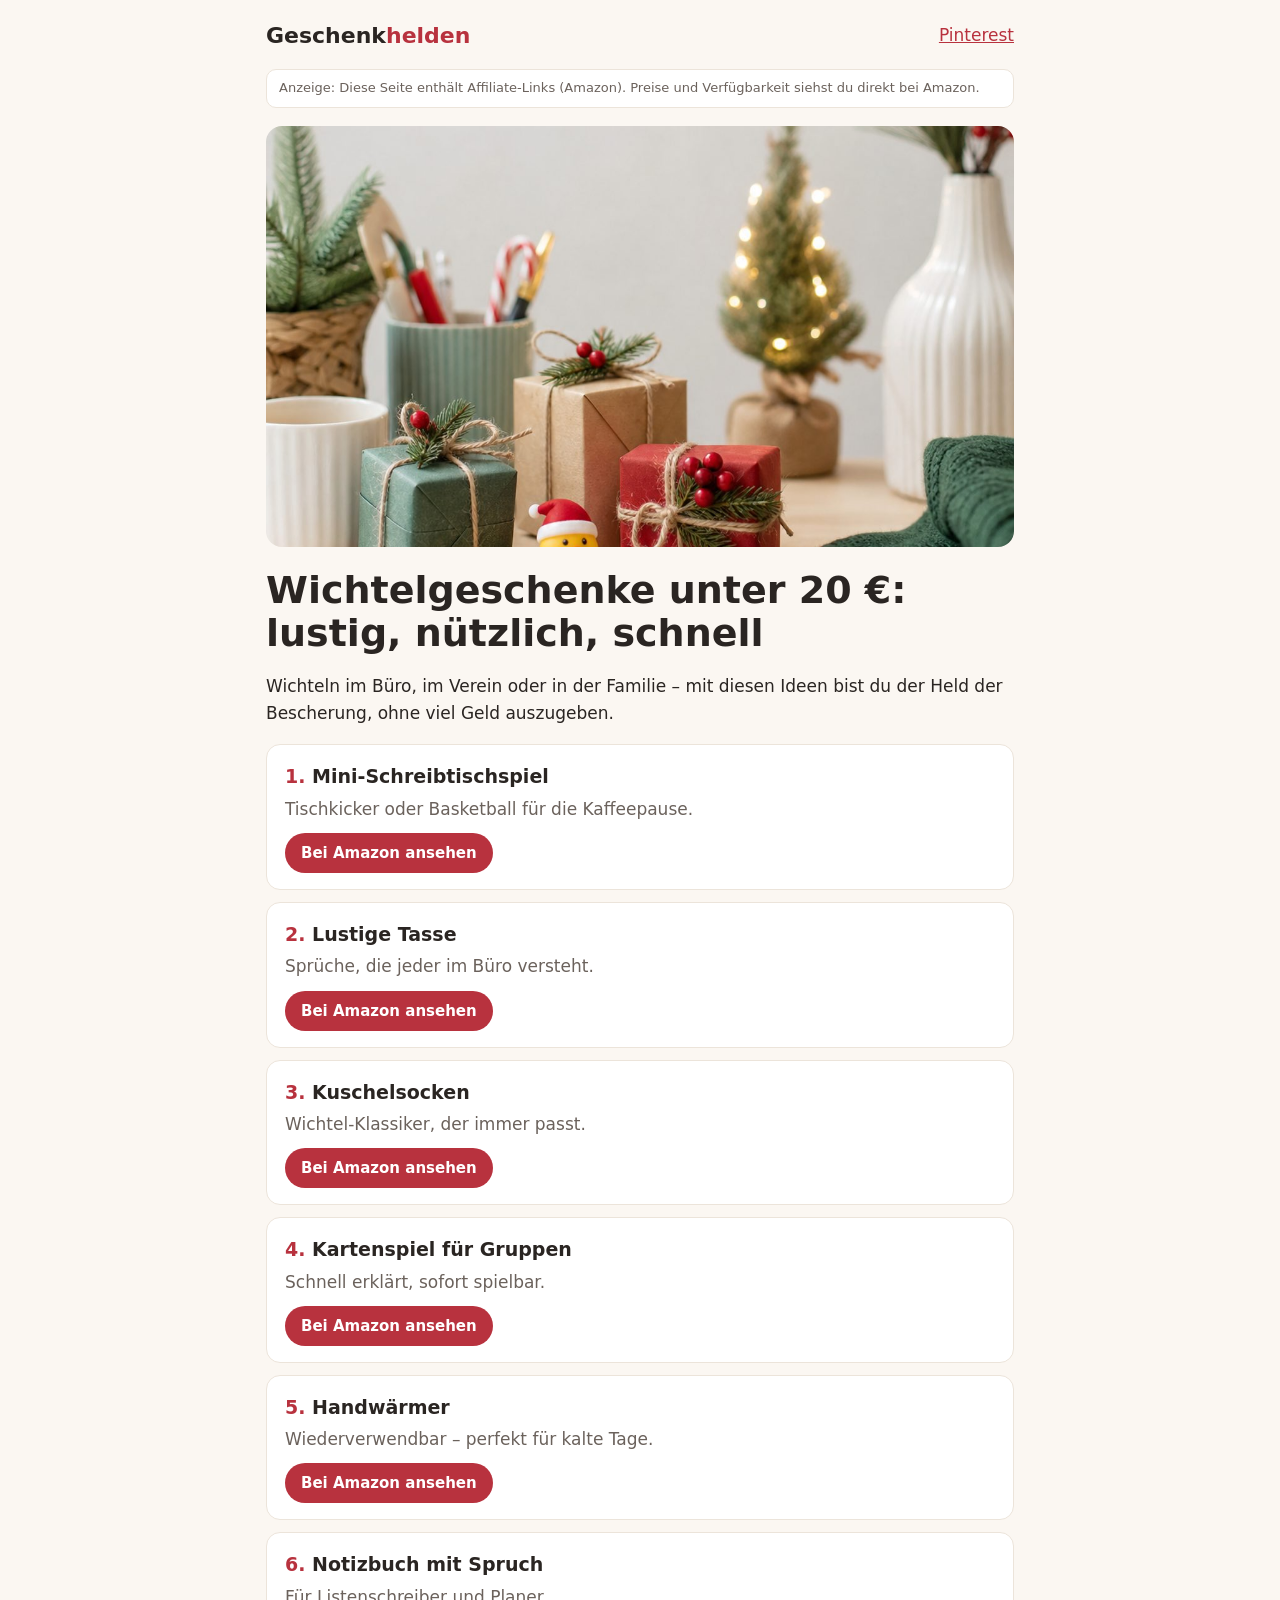
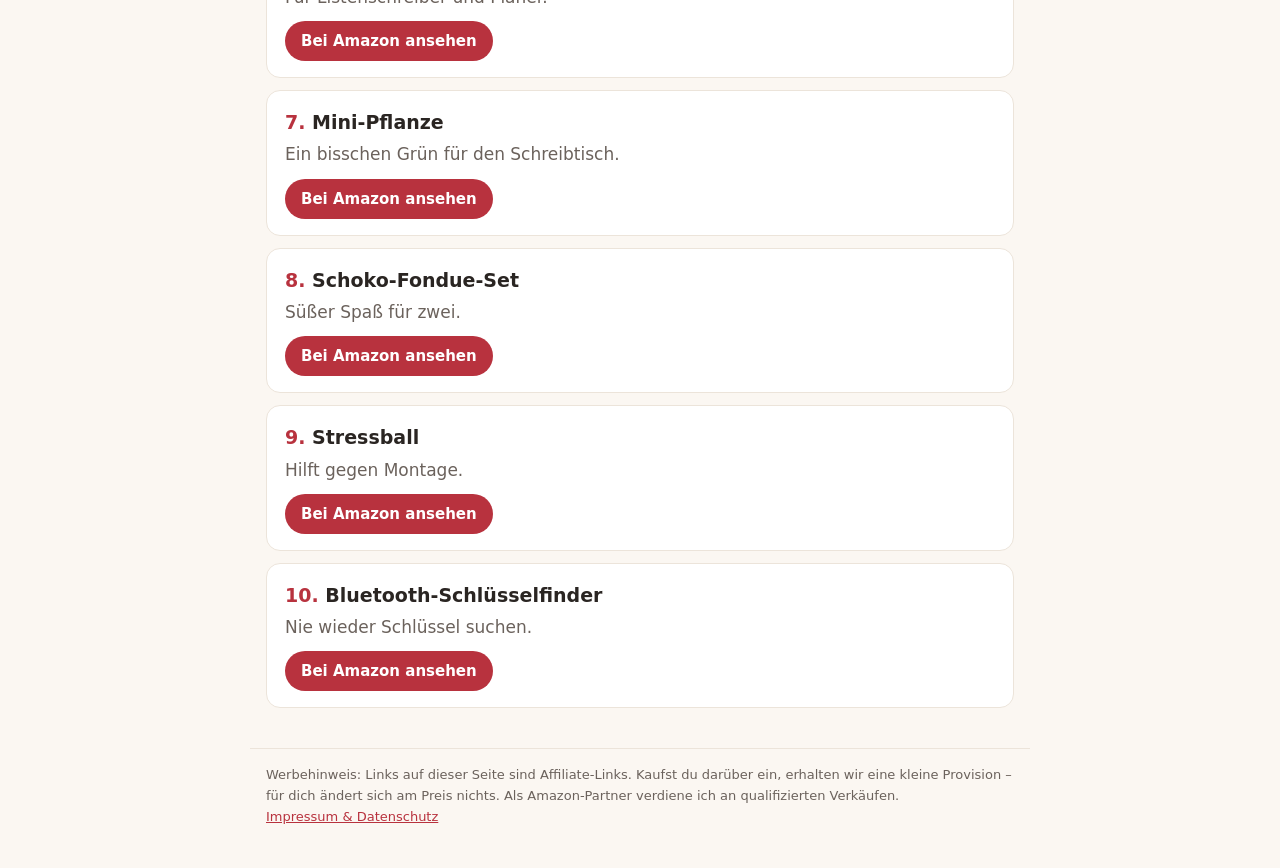
<file: wichtelgeschenke.html>
<!doctype html><html lang="de"><head><meta charset="utf-8"><meta name="viewport" content="width=device-width,initial-scale=1"><title>Wichtelgeschenke unter 20 €: lustig, nützlich, schnell | Geschenkhelden</title><meta name="description" content="Wichteln im Büro, im Verein oder in der Familie – mit diesen Ideen bist du der Held der Bescherung, ohne viel Geld auszugeben."><link rel="stylesheet" href="style.css"></head><body><header><a class="logo" href="index.html">Geschenk<span>helden</span></a><a href="https://www.pinterest.de/geschenkhelden/">Pinterest</a></header><main><p class="hint">Anzeige: Diese Seite enthält Affiliate-Links (Amazon). Preise und Verfügbarkeit siehst du direkt bei Amazon.</p><img class="hero" src="img/wichtelgeschenke.jpg" alt=""><h1>Wichtelgeschenke unter 20 €: lustig, nützlich, schnell</h1><p>Wichteln im Büro, im Verein oder in der Familie – mit diesen Ideen bist du der Held der Bescherung, ohne viel Geld auszugeben.</p><ol class="ideen"><li><h2>Mini-Schreibtischspiel</h2><p>Tischkicker oder Basketball für die Kaffeepause.</p><a class="btn" href="https://www.amazon.de/s?k=mini+tischkicker+schreibtisch&tag=geschenkhelde-21" rel="sponsored nofollow noopener" target="_blank">Bei Amazon ansehen</a></li><li><h2>Lustige Tasse</h2><p>Sprüche, die jeder im Büro versteht.</p><a class="btn" href="https://www.amazon.de/s?k=lustige+tasse+b%C3%BCro&tag=geschenkhelde-21" rel="sponsored nofollow noopener" target="_blank">Bei Amazon ansehen</a></li><li><h2>Kuschelsocken</h2><p>Wichtel-Klassiker, der immer passt.</p><a class="btn" href="https://www.amazon.de/s?k=kuschelsocken&tag=geschenkhelde-21" rel="sponsored nofollow noopener" target="_blank">Bei Amazon ansehen</a></li><li><h2>Kartenspiel für Gruppen</h2><p>Schnell erklärt, sofort spielbar.</p><a class="btn" href="https://www.amazon.de/s?k=kartenspiel+party&tag=geschenkhelde-21" rel="sponsored nofollow noopener" target="_blank">Bei Amazon ansehen</a></li><li><h2>Handwärmer</h2><p>Wiederverwendbar – perfekt für kalte Tage.</p><a class="btn" href="https://www.amazon.de/s?k=handw%C3%A4rmer+wiederverwendbar&tag=geschenkhelde-21" rel="sponsored nofollow noopener" target="_blank">Bei Amazon ansehen</a></li><li><h2>Notizbuch mit Spruch</h2><p>Für Listenschreiber und Planer.</p><a class="btn" href="https://www.amazon.de/s?k=notizbuch+lustig&tag=geschenkhelde-21" rel="sponsored nofollow noopener" target="_blank">Bei Amazon ansehen</a></li><li><h2>Mini-Pflanze</h2><p>Ein bisschen Grün für den Schreibtisch.</p><a class="btn" href="https://www.amazon.de/s?k=kaktus+set+mini&tag=geschenkhelde-21" rel="sponsored nofollow noopener" target="_blank">Bei Amazon ansehen</a></li><li><h2>Schoko-Fondue-Set</h2><p>Süßer Spaß für zwei.</p><a class="btn" href="https://www.amazon.de/s?k=schokofondue+set&tag=geschenkhelde-21" rel="sponsored nofollow noopener" target="_blank">Bei Amazon ansehen</a></li><li><h2>Stressball</h2><p>Hilft gegen Montage.</p><a class="btn" href="https://www.amazon.de/s?k=antistress+ball+lustig&tag=geschenkhelde-21" rel="sponsored nofollow noopener" target="_blank">Bei Amazon ansehen</a></li><li><h2>Bluetooth-Schlüsselfinder</h2><p>Nie wieder Schlüssel suchen.</p><a class="btn" href="https://www.amazon.de/s?k=schl%C3%BCsselfinder&tag=geschenkhelde-21" rel="sponsored nofollow noopener" target="_blank">Bei Amazon ansehen</a></li></ol></main><footer>Werbehinweis: Links auf dieser Seite sind Affiliate-Links. Kaufst du darüber ein, erhalten wir eine kleine Provision – für dich ändert sich am Preis nichts. Als Amazon-Partner verdiene ich an qualifizierten Verkäufen.<br><a href="impressum.html">Impressum &amp; Datenschutz</a></footer></body></html>
</file>
<file: style.css>
:root{--bg:#fbf7f2;--fg:#2a2522;--muted:#6b625c;--card:#fff;--accent:#b8323e;--line:#ece4da}
@media (prefers-color-scheme:dark){:root{--bg:#1c1917;--fg:#f3eee9;--muted:#b8aea5;--card:#26211e;--accent:#ef6b75;--line:#3a332e}}
*{box-sizing:border-box}body{margin:0;background:var(--bg);color:var(--fg);font:17px/1.6 system-ui,-apple-system,Segoe UI,sans-serif}
a{color:var(--accent)}header,main,footer{max-width:780px;margin:0 auto;padding:0 16px}
header{display:flex;justify-content:space-between;align-items:center;padding-top:18px;padding-bottom:6px}
.logo{font-weight:800;font-size:22px;text-decoration:none;color:var(--fg)}.logo span{color:var(--accent)}
.hint{font-size:13px;color:var(--muted);background:var(--card);border:1px solid var(--line);border-radius:10px;padding:8px 12px;margin:10px 0 18px}
.hero{width:100%;aspect-ratio:16/9;object-fit:cover;border-radius:16px;display:block}
h1{font-size:clamp(26px,5vw,38px);line-height:1.15;margin:22px 0 10px}
ol.ideen{list-style:none;padding:0;counter-reset:n}
ol.ideen li{counter-increment:n;background:var(--card);border:1px solid var(--line);border-radius:14px;padding:16px 18px;margin:12px 0}
ol.ideen h2{font-size:19px;margin:0 0 4px}ol.ideen h2::before{content:counter(n) ". ";color:var(--accent)}
ol.ideen p{margin:0 0 10px;color:var(--muted)}
.btn{display:inline-block;background:var(--accent);color:#fff;text-decoration:none;border-radius:999px;padding:8px 16px;font-weight:600;font-size:15px}
.grid{display:grid;grid-template-columns:repeat(auto-fill,minmax(220px,1fr));gap:14px;margin:18px 0 30px}
.tile{background:var(--card);border:1px solid var(--line);border-radius:14px;overflow:hidden;text-decoration:none;color:var(--fg)}
.tile img{width:100%;aspect-ratio:4/3;object-fit:cover;display:block}.tile div{padding:10px 14px;font-weight:700}
footer{font-size:13px;color:var(--muted);border-top:1px solid var(--line);margin-top:40px;padding-top:16px;padding-bottom:40px}
</file>
